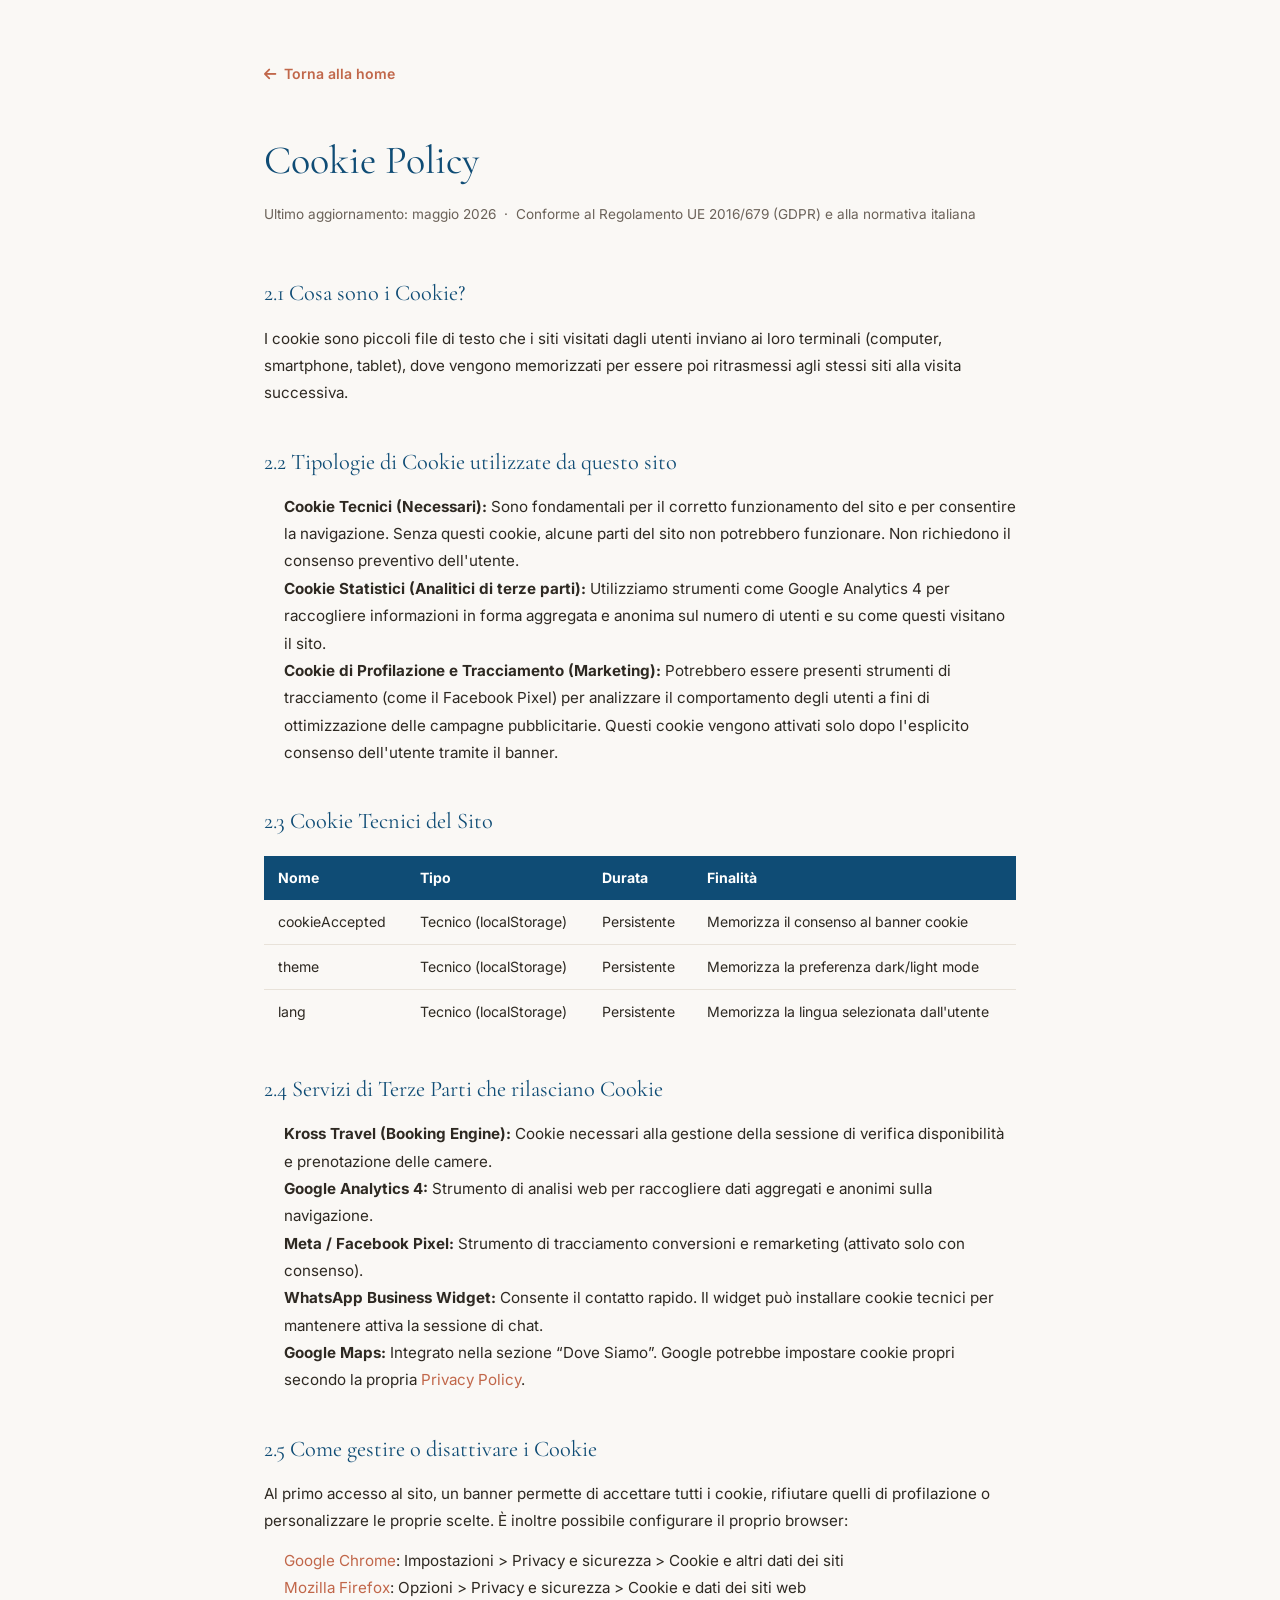
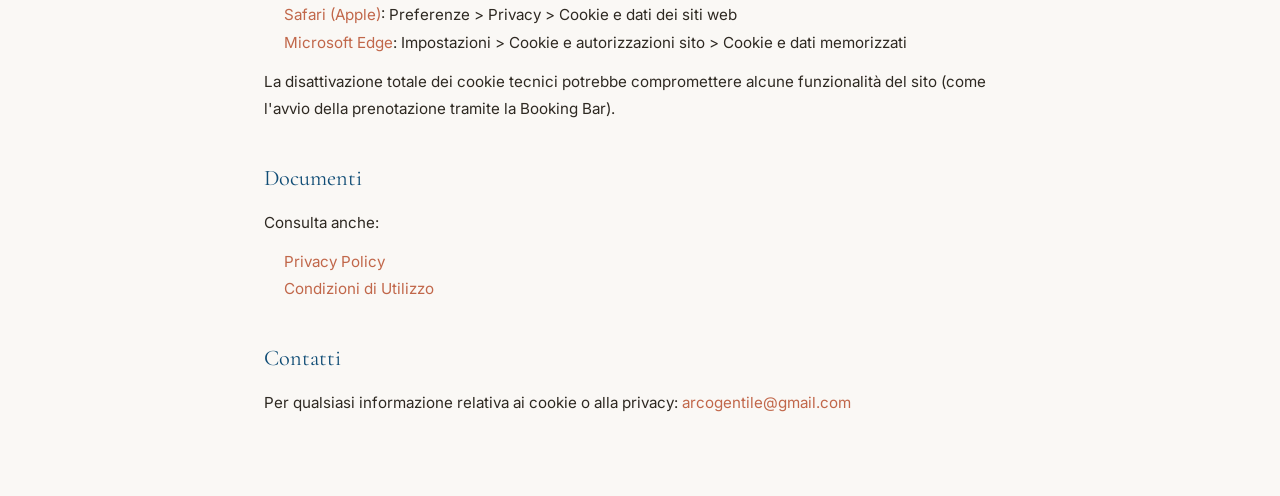
<file: cookie.html>
<!DOCTYPE html>
<html lang="it">
<head>
  <meta charset="UTF-8" />
  <meta name="viewport" content="width=device-width, initial-scale=1.0" />
  <title>Cookie Policy — B&B Arco Gentile</title>
  <meta name="description" content="Cookie Policy del B&B Arco Gentile di Bitonto. Tipologie di cookie utilizzati, servizi di terze parti e come gestirli." />
  <meta name="robots" content="noindex, follow" />
  <link rel="canonical" href="https://arcogentile.it/cookie.html" />
  <link rel="stylesheet" href="style.css" />
  <link rel="preconnect" href="https://fonts.googleapis.com" />
  <link href="https://fonts.googleapis.com/css2?family=Cormorant+Garamond:wght@300;400;500&family=Inter:wght@300;400;500;600&display=swap" rel="stylesheet" />
  <link rel="stylesheet" href="https://cdnjs.cloudflare.com/ajax/libs/font-awesome/6.5.0/css/all.min.css" />
  <style>
    .policy-page { max-width: 800px; margin: 0 auto; padding: 140px 24px 80px; }
    .policy-page h1 { font-family: var(--font-serif); font-size: 2.5rem; font-weight: 400; color: var(--navy); margin-bottom: 8px; }
    .policy-page .last-updated { font-size: 0.85rem; color: var(--text-light); margin-bottom: 48px; }
    .policy-page h2 { font-family: var(--font-serif); font-size: 1.4rem; font-weight: 400; color: var(--navy); margin: 36px 0 12px; }
    .policy-page p, .policy-page li { font-size: 0.95rem; color: var(--text); line-height: 1.8; }
    .policy-page ul { padding-left: 20px; margin: 12px 0; }
    .policy-page a { color: var(--terracotta); }
    .cookie-table { width: 100%; border-collapse: collapse; margin: 16px 0; font-size: 0.88rem; }
    .cookie-table th { background: var(--navy); color: var(--white); padding: 10px 14px; text-align: left; }
    .cookie-table td { padding: 10px 14px; border-bottom: 1px solid var(--gray-200); color: var(--text); }
    .cookie-table tr:last-child td { border-bottom: none; }
    .back-link { display: inline-flex; align-items: center; gap: 8px; color: var(--terracotta); font-size: 0.88rem; font-weight: 600; text-decoration: none; margin-bottom: 40px; }
    .back-link:hover { text-decoration: underline; }
    [data-theme="dark"] .policy-page h1,
    [data-theme="dark"] .policy-page h2 { color: var(--terracotta); }
    [data-theme="dark"] .policy-page p,
    [data-theme="dark"] .policy-page li { color: rgba(255,255,255,0.75); }
    [data-theme="dark"] .cookie-table th { background: #0F4C75; color: #fff; }
    [data-theme="dark"] .cookie-table td { color: rgba(255,255,255,0.75); border-bottom-color: rgba(255,255,255,0.08); }
    [data-theme="dark"] .cookie-table { border-color: rgba(255,255,255,0.1); }
  </style>
</head>
<body>
  <main class="policy-page" style="padding-top:60px;">
    <a href="index.html" class="back-link"><i class="fa-solid fa-arrow-left"></i> Torna alla home</a>
    <h1>Cookie Policy</h1>
    <p class="last-updated">Ultimo aggiornamento: maggio 2026 &nbsp;·&nbsp; Conforme al Regolamento UE 2016/679 (GDPR) e alla normativa italiana</p>

    <h2>2.1 Cosa sono i Cookie?</h2>
    <p>I cookie sono piccoli file di testo che i siti visitati dagli utenti inviano ai loro terminali (computer, smartphone, tablet), dove vengono memorizzati per essere poi ritrasmessi agli stessi siti alla visita successiva.</p>

    <h2>2.2 Tipologie di Cookie utilizzate da questo sito</h2>
    <ul>
      <li><strong>Cookie Tecnici (Necessari):</strong> Sono fondamentali per il corretto funzionamento del sito e per consentire la navigazione. Senza questi cookie, alcune parti del sito non potrebbero funzionare. Non richiedono il consenso preventivo dell'utente.</li>
      <li><strong>Cookie Statistici (Analitici di terze parti):</strong> Utilizziamo strumenti come Google Analytics 4 per raccogliere informazioni in forma aggregata e anonima sul numero di utenti e su come questi visitano il sito.</li>
      <li><strong>Cookie di Profilazione e Tracciamento (Marketing):</strong> Potrebbero essere presenti strumenti di tracciamento (come il Facebook Pixel) per analizzare il comportamento degli utenti a fini di ottimizzazione delle campagne pubblicitarie. Questi cookie vengono attivati solo dopo l'esplicito consenso dell'utente tramite il banner.</li>
    </ul>

    <h2>2.3 Cookie Tecnici del Sito</h2>
    <table class="cookie-table">
      <thead>
        <tr>
          <th>Nome</th>
          <th>Tipo</th>
          <th>Durata</th>
          <th>Finalità</th>
        </tr>
      </thead>
      <tbody>
        <tr>
          <td>cookieAccepted</td>
          <td>Tecnico (localStorage)</td>
          <td>Persistente</td>
          <td>Memorizza il consenso al banner cookie</td>
        </tr>
        <tr>
          <td>theme</td>
          <td>Tecnico (localStorage)</td>
          <td>Persistente</td>
          <td>Memorizza la preferenza dark/light mode</td>
        </tr>
        <tr>
          <td>lang</td>
          <td>Tecnico (localStorage)</td>
          <td>Persistente</td>
          <td>Memorizza la lingua selezionata dall'utente</td>
        </tr>
      </tbody>
    </table>

    <h2>2.4 Servizi di Terze Parti che rilasciano Cookie</h2>
    <ul>
      <li><strong>Kross Travel (Booking Engine):</strong> Cookie necessari alla gestione della sessione di verifica disponibilità e prenotazione delle camere.</li>
      <li><strong>Google Analytics 4:</strong> Strumento di analisi web per raccogliere dati aggregati e anonimi sulla navigazione.</li>
      <li><strong>Meta / Facebook Pixel:</strong> Strumento di tracciamento conversioni e remarketing (attivato solo con consenso).</li>
      <li><strong>WhatsApp Business Widget:</strong> Consente il contatto rapido. Il widget può installare cookie tecnici per mantenere attiva la sessione di chat.</li>
      <li><strong>Google Maps:</strong> Integrato nella sezione “Dove Siamo”. Google potrebbe impostare cookie propri secondo la propria <a href="https://policies.google.com/privacy" target="_blank">Privacy Policy</a>.</li>
    </ul>

    <h2>2.5 Come gestire o disattivare i Cookie</h2>
    <p>Al primo accesso al sito, un banner permette di accettare tutti i cookie, rifiutare quelli di profilazione o personalizzare le proprie scelte. È inoltre possibile configurare il proprio browser:</p>
    <ul>
      <li><a href="https://support.google.com/chrome/answer/95647" target="_blank">Google Chrome</a>: Impostazioni &gt; Privacy e sicurezza &gt; Cookie e altri dati dei siti</li>
      <li><a href="https://support.mozilla.org/it/kb/Attivare%20e%20disattivare%20i%20cookie" target="_blank">Mozilla Firefox</a>: Opzioni &gt; Privacy e sicurezza &gt; Cookie e dati dei siti web</li>
      <li><a href="https://support.apple.com/it-it/guide/safari/sfri11471/mac" target="_blank">Safari (Apple)</a>: Preferenze &gt; Privacy &gt; Cookie e dati dei siti web</li>
      <li><a href="https://support.microsoft.com/it-it/microsoft-edge/eliminare-i-cookie-in-microsoft-edge" target="_blank">Microsoft Edge</a>: Impostazioni &gt; Cookie e autorizzazioni sito &gt; Cookie e dati memorizzati</li>
    </ul>
    <p>La disattivazione totale dei cookie tecnici potrebbe compromettere alcune funzionalità del sito (come l'avvio della prenotazione tramite la Booking Bar).</p>

    <h2>Documenti</h2>
    <p>Consulta anche:</p>
    <ul>
      <li><a href="privacy.html">Privacy Policy</a></li>
      <li><a href="termini.html">Condizioni di Utilizzo</a></li>
    </ul>

    <h2>Contatti</h2>
    <p>Per qualsiasi informazione relativa ai cookie o alla privacy: <a href="mailto:arcogentile@gmail.com">arcogentile@gmail.com</a></p>
  </main>

  <script src="script.js"></script>
</body>
</html>
</file>
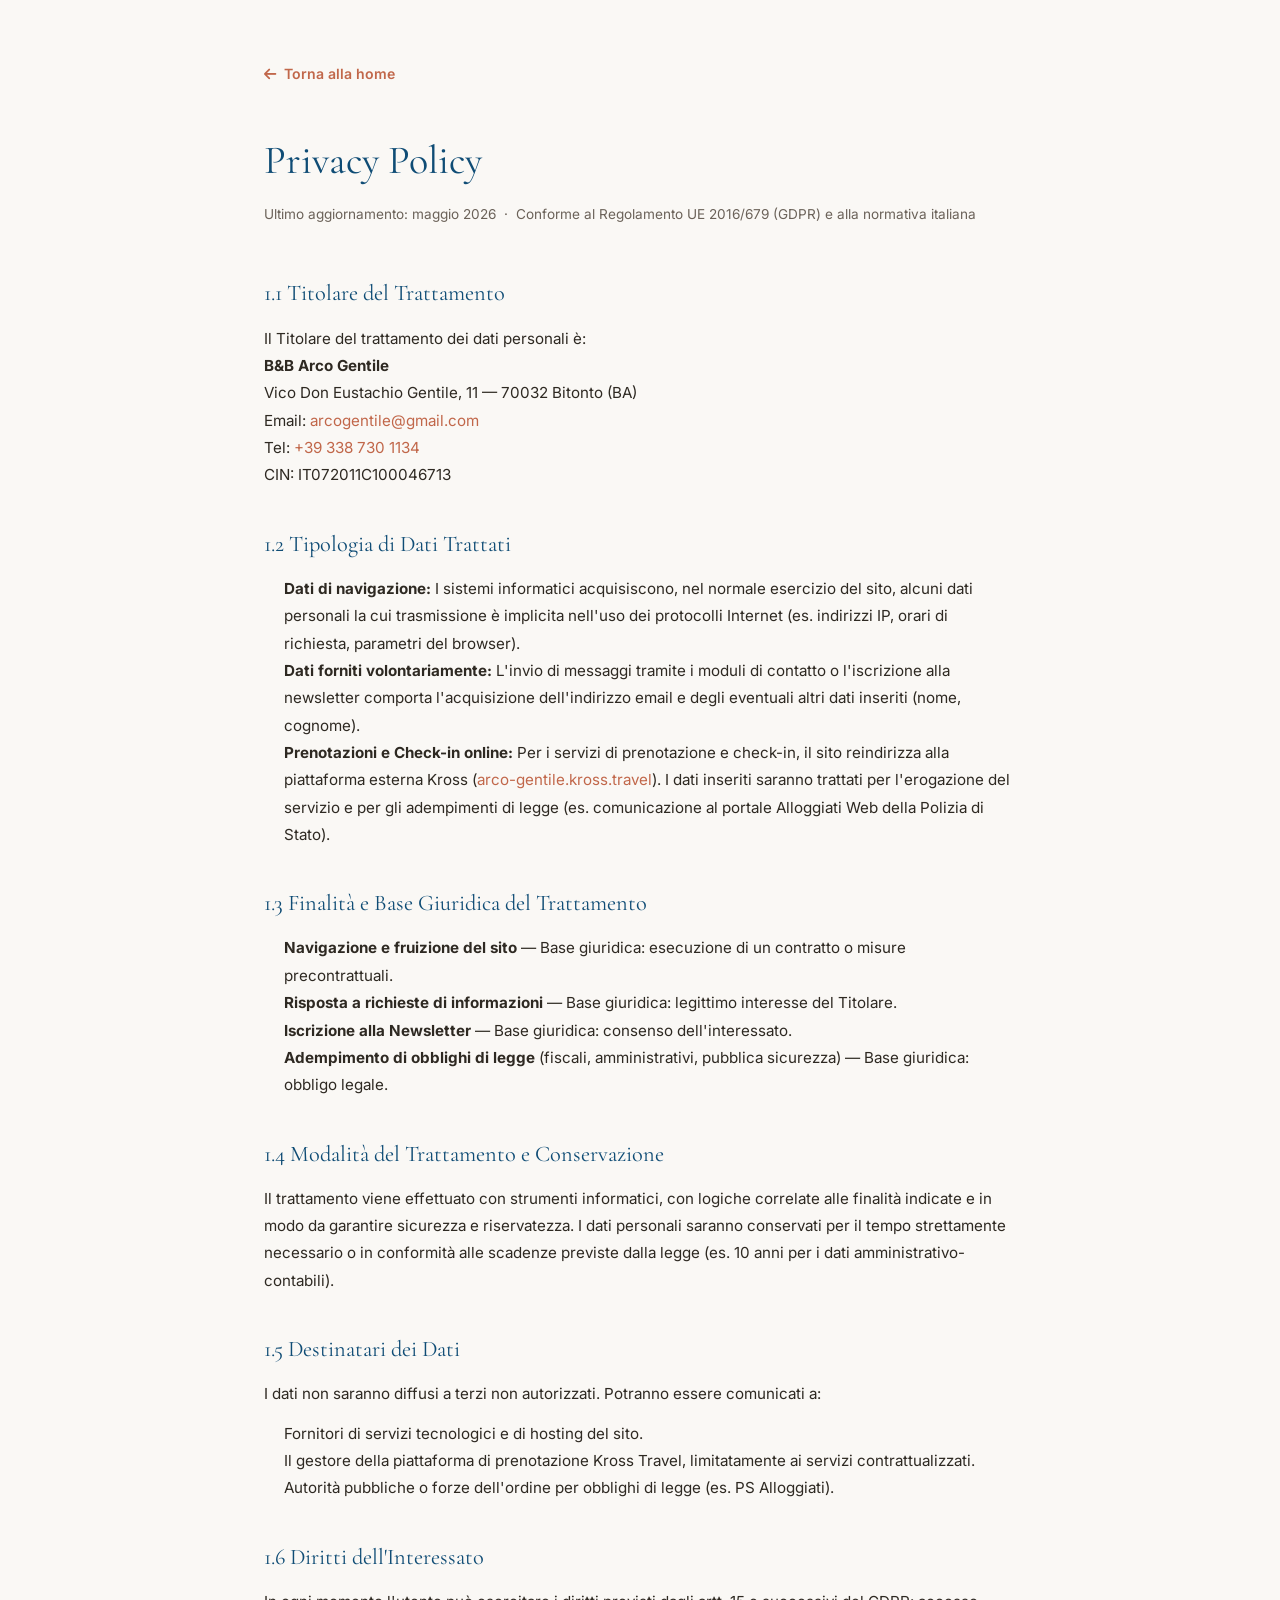
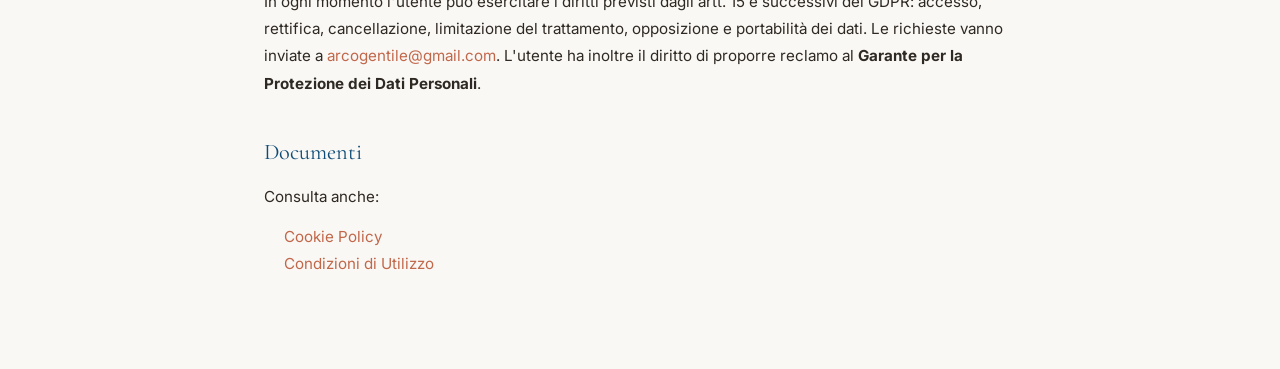
<file: privacy.html>
<!DOCTYPE html>
<html lang="it">
<head>
  <meta charset="UTF-8" />
  <meta name="viewport" content="width=device-width, initial-scale=1.0" />
  <title>Privacy Policy — B&B Arco Gentile</title>
  <meta name="description" content="Informativa sulla privacy del B&B Arco Gentile di Bitonto. Trattamento dati, diritti GDPR e contatti del titolare." />
  <meta name="robots" content="noindex, follow" />
  <link rel="canonical" href="https://arcogentile.it/privacy.html" />
  <link rel="stylesheet" href="style.css" />
  <link rel="preconnect" href="https://fonts.googleapis.com" />
  <link href="https://fonts.googleapis.com/css2?family=Cormorant+Garamond:wght@300;400;500&family=Inter:wght@300;400;500;600&display=swap" rel="stylesheet" />
  <link rel="stylesheet" href="https://cdnjs.cloudflare.com/ajax/libs/font-awesome/6.5.0/css/all.min.css" />
  <style>
    .policy-page { max-width: 800px; margin: 0 auto; padding: 140px 24px 80px; }
    .policy-page h1 { font-family: var(--font-serif); font-size: 2.5rem; font-weight: 400; color: var(--navy); margin-bottom: 8px; }
    .policy-page .last-updated { font-size: 0.85rem; color: var(--text-light); margin-bottom: 48px; }
    .policy-page h2 { font-family: var(--font-serif); font-size: 1.4rem; font-weight: 400; color: var(--navy); margin: 36px 0 12px; }
    .policy-page p, .policy-page li { font-size: 0.95rem; color: var(--text); line-height: 1.8; }
    .policy-page ul { padding-left: 20px; margin: 12px 0; }
    .policy-page a { color: var(--terracotta); }
    .back-link { display: inline-flex; align-items: center; gap: 8px; color: var(--terracotta); font-size: 0.88rem; font-weight: 600; text-decoration: none; margin-bottom: 40px; }
    .back-link:hover { text-decoration: underline; }
    [data-theme="dark"] .policy-page h1,
    [data-theme="dark"] .policy-page h2 { color: var(--terracotta); }
    [data-theme="dark"] .policy-page p,
    [data-theme="dark"] .policy-page li { color: rgba(255,255,255,0.75); }
  </style>
</head>
<body>
  <main class="policy-page" style="padding-top:60px;">
    <a href="index.html" class="back-link"><i class="fa-solid fa-arrow-left"></i> Torna alla home</a>
    <h1>Privacy Policy</h1>
    <p class="last-updated">Ultimo aggiornamento: maggio 2026 &nbsp;·&nbsp; Conforme al Regolamento UE 2016/679 (GDPR) e alla normativa italiana</p>

    <h2>1.1 Titolare del Trattamento</h2>
    <p>Il Titolare del trattamento dei dati personali è:<br />
    <strong>B&B Arco Gentile</strong><br />
    Vico Don Eustachio Gentile, 11 — 70032 Bitonto (BA)<br />
    Email: <a href="mailto:arcogentile@gmail.com">arcogentile@gmail.com</a><br />
    Tel: <a href="tel:+393387301134">+39 338 730 1134</a><br />
    CIN: IT072011C100046713</p>

    <h2>1.2 Tipologia di Dati Trattati</h2>
    <ul>
      <li><strong>Dati di navigazione:</strong> I sistemi informatici acquisiscono, nel normale esercizio del sito, alcuni dati personali la cui trasmissione è implicita nell'uso dei protocolli Internet (es. indirizzi IP, orari di richiesta, parametri del browser).</li>
      <li><strong>Dati forniti volontariamente:</strong> L'invio di messaggi tramite i moduli di contatto o l'iscrizione alla newsletter comporta l'acquisizione dell'indirizzo email e degli eventuali altri dati inseriti (nome, cognome).</li>
      <li><strong>Prenotazioni e Check-in online:</strong> Per i servizi di prenotazione e check-in, il sito reindirizza alla piattaforma esterna Kross (<a href="https://arco-gentile.kross.travel" target="_blank">arco-gentile.kross.travel</a>). I dati inseriti saranno trattati per l'erogazione del servizio e per gli adempimenti di legge (es. comunicazione al portale Alloggiati Web della Polizia di Stato).</li>
    </ul>

    <h2>1.3 Finalità e Base Giuridica del Trattamento</h2>
    <ul>
      <li><strong>Navigazione e fruizione del sito</strong> — Base giuridica: esecuzione di un contratto o misure precontrattuali.</li>
      <li><strong>Risposta a richieste di informazioni</strong> — Base giuridica: legittimo interesse del Titolare.</li>
      <li><strong>Iscrizione alla Newsletter</strong> — Base giuridica: consenso dell'interessato.</li>
      <li><strong>Adempimento di obblighi di legge</strong> (fiscali, amministrativi, pubblica sicurezza) — Base giuridica: obbligo legale.</li>
    </ul>

    <h2>1.4 Modalità del Trattamento e Conservazione</h2>
    <p>Il trattamento viene effettuato con strumenti informatici, con logiche correlate alle finalità indicate e in modo da garantire sicurezza e riservatezza. I dati personali saranno conservati per il tempo strettamente necessario o in conformità alle scadenze previste dalla legge (es. 10 anni per i dati amministrativo-contabili).</p>

    <h2>1.5 Destinatari dei Dati</h2>
    <p>I dati non saranno diffusi a terzi non autorizzati. Potranno essere comunicati a:</p>
    <ul>
      <li>Fornitori di servizi tecnologici e di hosting del sito.</li>
      <li>Il gestore della piattaforma di prenotazione Kross Travel, limitatamente ai servizi contrattualizzati.</li>
      <li>Autorità pubbliche o forze dell'ordine per obblighi di legge (es. PS Alloggiati).</li>
    </ul>

    <h2>1.6 Diritti dell'Interessato</h2>
    <p>In ogni momento l'utente può esercitare i diritti previsti dagli artt. 15 e successivi del GDPR: accesso, rettifica, cancellazione, limitazione del trattamento, opposizione e portabilità dei dati. Le richieste vanno inviate a <a href="mailto:arcogentile@gmail.com">arcogentile@gmail.com</a>. L'utente ha inoltre il diritto di proporre reclamo al <strong>Garante per la Protezione dei Dati Personali</strong>.</p>

    <h2>Documenti</h2>
    <p>Consulta anche:</p>
    <ul>
      <li><a href="cookie.html">Cookie Policy</a></li>
      <li><a href="termini.html">Condizioni di Utilizzo</a></li>
    </ul>
  </main>

  <script src="script.js"></script>
</body>
</html>
</file>
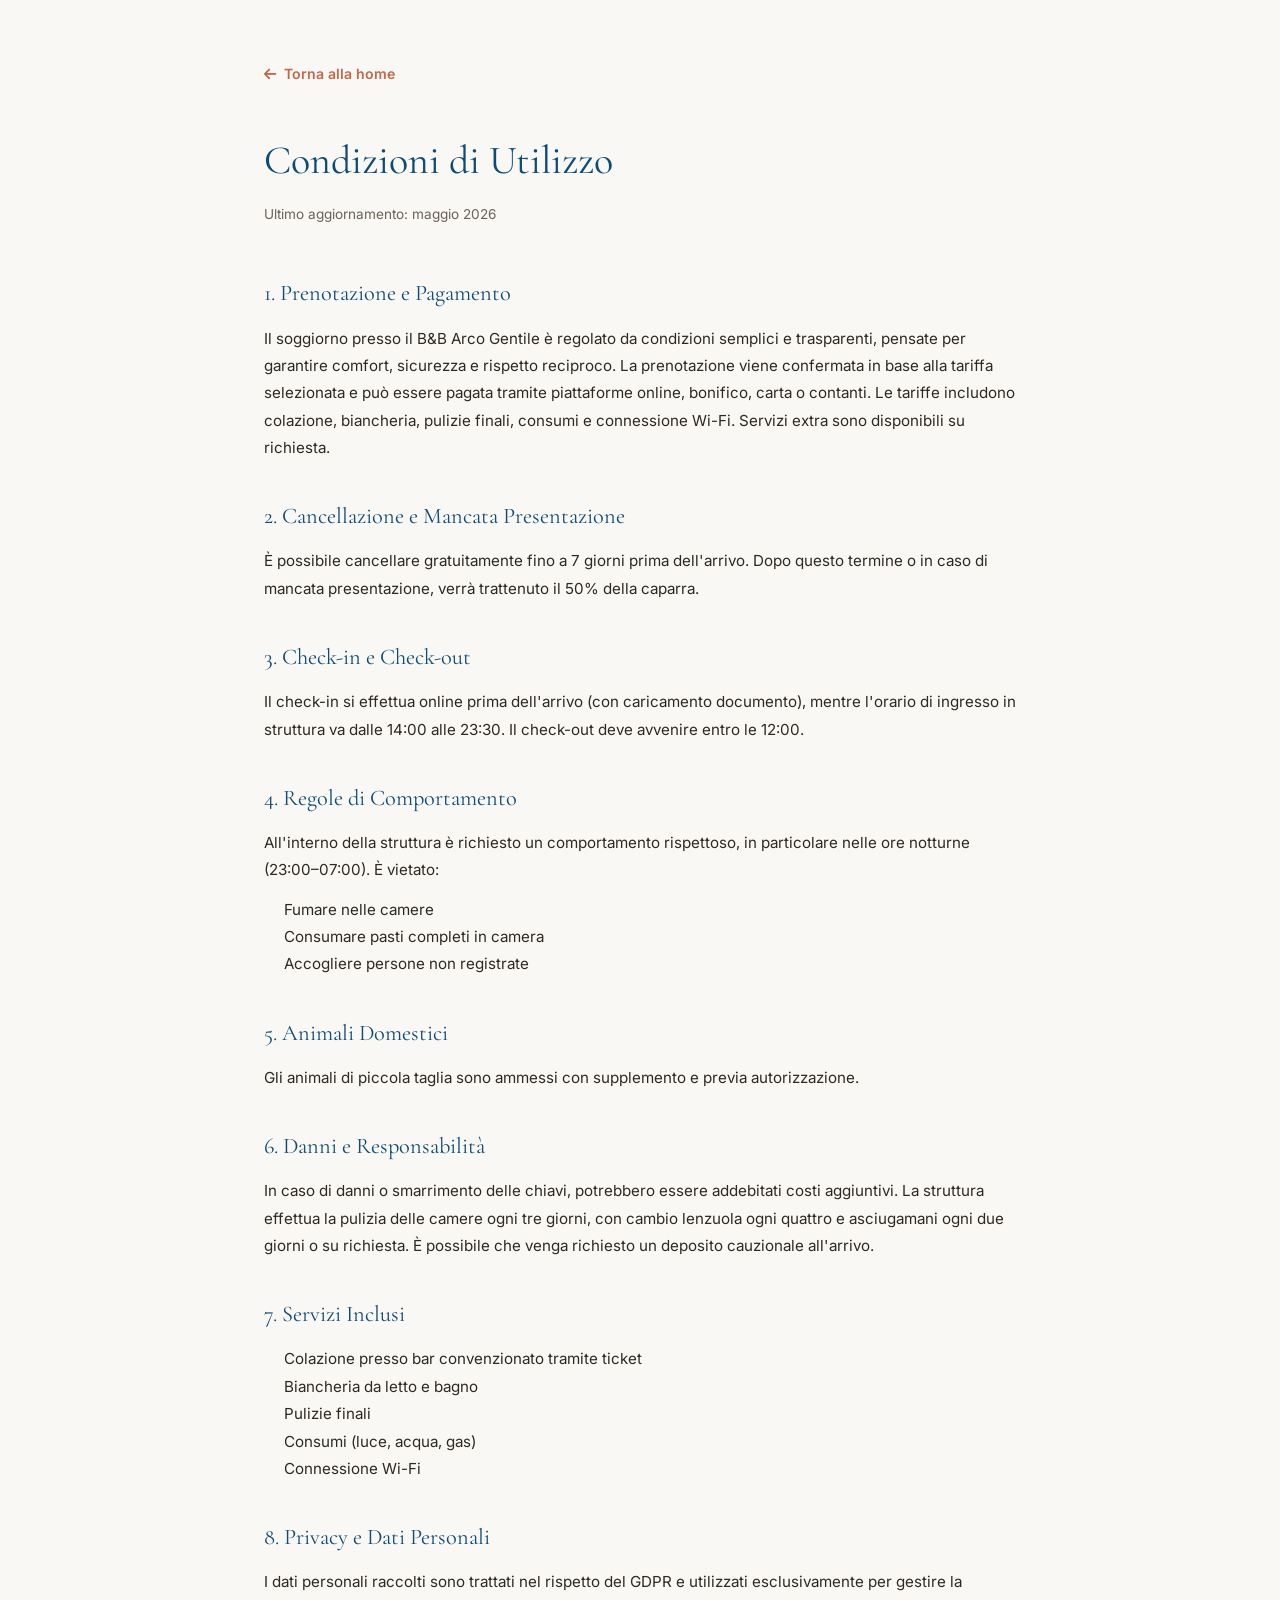
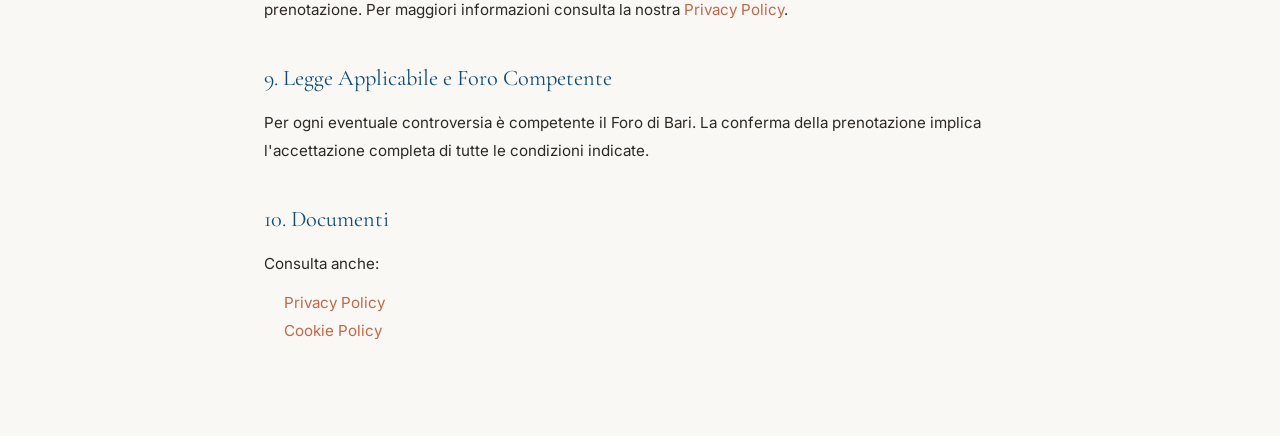
<file: termini.html>
<!DOCTYPE html>
<html lang="it">
<head>
  <meta charset="UTF-8" />
  <meta name="viewport" content="width=device-width, initial-scale=1.0" />
  <title>Condizioni di Utilizzo — B&B Arco Gentile</title>
  <meta name="description" content="Condizioni di utilizzo, prenotazione e soggiorno presso il B&B Arco Gentile di Bitonto. Regole, cancellazione, check-in e servizi." />
  <meta name="robots" content="noindex, follow" />
  <link rel="canonical" href="https://arcogentile.it/termini.html" />
  <link rel="stylesheet" href="style.css" />
  <link rel="preconnect" href="https://fonts.googleapis.com" />
  <link href="https://fonts.googleapis.com/css2?family=Cormorant+Garamond:wght@300;400;500&family=Inter:wght@300;400;500;600&display=swap" rel="stylesheet" />
  <link rel="stylesheet" href="https://cdnjs.cloudflare.com/ajax/libs/font-awesome/6.5.0/css/all.min.css" />
  <style>
    .policy-page { max-width: 800px; margin: 0 auto; padding: 140px 24px 80px; }
    .policy-page h1 { font-family: var(--font-serif); font-size: 2.5rem; font-weight: 400; color: var(--navy); margin-bottom: 8px; }
    .policy-page .last-updated { font-size: 0.85rem; color: var(--text-light); margin-bottom: 48px; }
    .policy-page h2 { font-family: var(--font-serif); font-size: 1.4rem; font-weight: 400; color: var(--navy); margin: 36px 0 12px; }
    .policy-page p, .policy-page li { font-size: 0.95rem; color: var(--text); line-height: 1.8; }
    .policy-page ul { padding-left: 20px; margin: 12px 0; }
    .policy-page a { color: var(--terracotta); }
    .back-link { display: inline-flex; align-items: center; gap: 8px; color: var(--terracotta); font-size: 0.88rem; font-weight: 600; text-decoration: none; margin-bottom: 40px; }
    .back-link:hover { text-decoration: underline; }
    [data-theme="dark"] .policy-page h1,
    [data-theme="dark"] .policy-page h2 { color: var(--terracotta); }
    [data-theme="dark"] .policy-page p,
    [data-theme="dark"] .policy-page li { color: rgba(255,255,255,0.75); }
  </style>
</head>
<body>
  <main class="policy-page" style="padding-top:60px;">
    <a href="index.html" class="back-link"><i class="fa-solid fa-arrow-left"></i> Torna alla home</a>
    <h1>Condizioni di Utilizzo</h1>
    <p class="last-updated">Ultimo aggiornamento: maggio 2026</p>

    <h2>1. Prenotazione e Pagamento</h2>
    <p>Il soggiorno presso il B&B Arco Gentile è regolato da condizioni semplici e trasparenti, pensate per garantire comfort, sicurezza e rispetto reciproco. La prenotazione viene confermata in base alla tariffa selezionata e può essere pagata tramite piattaforme online, bonifico, carta o contanti. Le tariffe includono colazione, biancheria, pulizie finali, consumi e connessione Wi-Fi. Servizi extra sono disponibili su richiesta.</p>

    <h2>2. Cancellazione e Mancata Presentazione</h2>
    <p>È possibile cancellare gratuitamente fino a 7 giorni prima dell'arrivo. Dopo questo termine o in caso di mancata presentazione, verrà trattenuto il 50% della caparra.</p>

    <h2>3. Check-in e Check-out</h2>
    <p>Il check-in si effettua online prima dell'arrivo (con caricamento documento), mentre l'orario di ingresso in struttura va dalle 14:00 alle 23:30. Il check-out deve avvenire entro le 12:00.</p>

    <h2>4. Regole di Comportamento</h2>
    <p>All'interno della struttura è richiesto un comportamento rispettoso, in particolare nelle ore notturne (23:00–07:00). È vietato:</p>
    <ul>
      <li>Fumare nelle camere</li>
      <li>Consumare pasti completi in camera</li>
      <li>Accogliere persone non registrate</li>
    </ul>

    <h2>5. Animali Domestici</h2>
    <p>Gli animali di piccola taglia sono ammessi con supplemento e previa autorizzazione.</p>

    <h2>6. Danni e Responsabilità</h2>
    <p>In caso di danni o smarrimento delle chiavi, potrebbero essere addebitati costi aggiuntivi. La struttura effettua la pulizia delle camere ogni tre giorni, con cambio lenzuola ogni quattro e asciugamani ogni due giorni o su richiesta. È possibile che venga richiesto un deposito cauzionale all'arrivo.</p>

    <h2>7. Servizi Inclusi</h2>
    <ul>
      <li>Colazione presso bar convenzionato tramite ticket</li>
      <li>Biancheria da letto e bagno</li>
      <li>Pulizie finali</li>
      <li>Consumi (luce, acqua, gas)</li>
      <li>Connessione Wi-Fi</li>
    </ul>

    <h2>8. Privacy e Dati Personali</h2>
    <p>I dati personali raccolti sono trattati nel rispetto del GDPR e utilizzati esclusivamente per gestire la prenotazione. Per maggiori informazioni consulta la nostra <a href="privacy.html">Privacy Policy</a>.</p>

    <h2>9. Legge Applicabile e Foro Competente</h2>
    <p>Per ogni eventuale controversia è competente il Foro di Bari. La conferma della prenotazione implica l'accettazione completa di tutte le condizioni indicate.</p>

    <h2>10. Documenti</h2>
    <p>Consulta anche:</p>
    <ul>
      <li><a href="privacy.html">Privacy Policy</a></li>
      <li><a href="cookie.html">Cookie Policy</a></li>
    </ul>
  </main>

  <script src="script.js"></script>
</body>
</html>
</file>
<file: style.css>
/* ===================================================
   ARCO DESIGN — B&B Arco Gentile 2026
   Colori: Terracotta · Gray · Oro · Navy (accenti)
=================================================== */

:root {
  --terracotta: #C1674A;
  --terracotta-dark: #A0503A;
  --navy: #0F4C75;
  --navy-rgb: 28,43,74;
  --gold: #E2B84A;
  --white: #FFFFFF;
  --off-white: #FAF8F5;
  --gray-100: #F4F1EC;
  --gray-200: #E8E2D9;
  --gray-400: #ADA39A;
  --gray-600: #6B6259;
  --gray-800: #2E2922;
  --text: #2E2922;
  --text-light: #6B6259;
  --font-serif: 'Cormorant Garamond', Georgia, serif;
  --font-sans: 'Inter', system-ui, sans-serif;
  --radius: 12px;
  --radius-sm: 8px;
  --radius-lg: 20px;
  --shadow: 0 4px 24px rgba(var(--navy-rgb),0.10);
  --shadow-lg: 0 8px 48px rgba(var(--navy-rgb),0.15);
  --transition: 0.3s ease;
  --section-pad: 96px;
}

body { max-width: 100vw; }
img, video, iframe { max-width: 100%; }

/* ---------- PRELOADER ---------- */
.preloader {
  position: fixed;
  inset: 0;
  background: var(--navy);
  display: flex;
  align-items: center;
  justify-content: center;
  z-index: 99999;
  transition: opacity 0.6s ease, visibility 0.6s ease;
}
.preloader.hidden {
  opacity: 0;
  visibility: hidden;
  pointer-events: none;
}
.preloader-inner {
  display: flex;
  flex-direction: column;
  align-items: center;
  gap: 28px;
}
.preloader-logo {
  width: 220px;
  filter: brightness(0) invert(1);
  animation: preloaderPulse 1.5s ease-in-out infinite;
  opacity: 0;
  animation-delay: 0.1s;
}
.preloader-logo.loaded {
  opacity: 1;
}
@keyframes preloaderPulse {
  0%, 100% { opacity: 1; transform: scale(1); }
  50%       { opacity: 0.7; transform: scale(0.97); }
}
.preloader-bar {
  width: 180px;
  height: 2px;
  background: rgba(255,255,255,0.15);
  border-radius: 2px;
  overflow: hidden;
}
.preloader-fill {
  height: 100%;
  width: 0%;
  background: linear-gradient(90deg, var(--terracotta), var(--gold));
  border-radius: 2px;
  transition: width 0.1s linear;
}

/* ---------- RESET & BASE ---------- */
*, *::before, *::after { box-sizing: border-box; margin: 0; padding: 0; }


/* Dark mode */
[data-theme="dark"] {
  --off-white: #181512;
  --gray-100: #221E1A;
  --gray-200: #2E2922;
  --gray-400: #6B6259;
  --gray-600: #ADA39A;
  --gray-800: #FAF8F5;
  --text: #F0EBE3;
  --text-light: #BFB5AC;
  --white: #1E1A16;
  --shadow: 0 4px 24px rgba(0,0,0,0.35);
  --shadow-lg: 0 8px 48px rgba(0,0,0,0.45);
}

html { scroll-behavior: smooth; overflow-x: hidden; }

body { overflow-x: hidden;
  font-family: var(--font-sans);
  background-color: var(--off-white);
  color: var(--text);
  line-height: 1.7;
  font-size: 16px;
  transition: background-color var(--transition), color var(--transition);
}

img { max-width: 100%; display: block; }
a { text-decoration: none; color: inherit; }
ul { list-style: none; }
input, select, textarea, button { font-family: inherit; }

.container {
  max-width: 1200px;
  margin: 0 auto;
  padding: 0 24px;
}

/* ---------- BUTTONS ---------- */
.btn {
  display: inline-flex;
  align-items: center;
  gap: 8px;
  padding: 14px 28px;
  border-radius: var(--radius-sm);
  font-size: 0.9rem;
  font-weight: 500;
  letter-spacing: 0.03em;
  transition: all var(--transition);
  cursor: pointer;
  border: 2px solid transparent;
}
.btn-primary {
  background: var(--terracotta);
  color: #fff;
  border-color: var(--terracotta);
  box-shadow: 0 4px 14px rgba(193,103,74,0.25);
}
.btn-primary:hover {
  background: var(--terracotta-dark);
  border-color: var(--terracotta-dark);
  transform: translateY(-2px);
  box-shadow: 0 6px 20px rgba(193,103,74,0.35);
}
.btn-sm { padding: 10px 20px; font-size: 0.85rem; }

/* ---------- SECTION BASE ---------- */
.section { padding: var(--section-pad) 0; }
.section-header { text-align: center; margin-bottom: 56px; }
.section-tag {
  display: inline-block;
  font-size: 0.75rem;
  font-weight: 600;
  letter-spacing: 0.15em;
  text-transform: uppercase;
  color: var(--terracotta);
  margin-bottom: 12px;
}
.section-title {
  font-family: var(--font-serif);
  font-size: clamp(2rem, 4vw, 3rem);
  font-weight: 400;
  color: var(--gray-800);
  line-height: 1.2;
  margin-bottom: 16px;
}
[data-theme="dark"] .section-title { color: var(--terracotta); }
[data-theme="dark"] .servizi .section-title,
[data-theme="dark"] .da-sapere .section-title { color: var(--gold); }
[data-theme="dark"] .servizio-card h3,
[data-theme="dark"] .info-card h3 { color: #fff; }
.section-subtitle {
  max-width: 600px;
  margin: 0 auto;
  color: var(--text-light);
  font-size: 1rem;
}

/* ---------- NAVBAR ---------- */
.navbar {
  position: fixed;
  top: 0; left: 0; right: 0;
  z-index: 1000;
  padding: 20px 0;
  margin-top: 0;
  transition: padding var(--transition), background var(--transition), box-shadow var(--transition);
}
.navbar.scrolled {
  background: rgba(15,76,117,0.96);
  backdrop-filter: blur(16px);
  padding: 12px 0;
  box-shadow: var(--shadow);
}
.nav-container {
  max-width: 1200px;
  margin: 0 auto;
  padding: 0 24px;
  display: flex;
  align-items: center;
  gap: 40px;
}
.nav-logo {
  display: flex;
  align-items: center;
  white-space: nowrap;
  flex-shrink: 0;
}
.nav-logo-img {
  height: 60px;
  width: auto;
  display: block;
  filter: brightness(0) invert(1);
  transition: filter var(--transition);
}
.navbar.scrolled .nav-logo-img { filter: brightness(0) invert(1); }
[data-theme="dark"] .nav-logo-img { filter: brightness(0) invert(1) sepia(1) saturate(2) hue-rotate(180deg); }
.nav-links {
  display: flex;
  align-items: center;
  gap: 8px;
  margin-left: auto;
}
.nav-links a {
  font-size: 0.85rem;
  font-weight: 400;
  color: rgba(255,255,255,0.85);
  padding: 8px 12px;
  border-radius: var(--radius-sm);
  transition: all var(--transition);
}
.nav-links a:hover { color: var(--white); background: rgba(255,255,255,0.1); }

.lang-switcher {
  display: flex;
  align-items: center;
  gap: 2px;
  background: rgba(255,255,255,0.1);
  border-radius: 6px;
  padding: 3px;
}
.lang-btn {
  background: none;
  border: none;
  color: rgba(255,255,255,0.65);
  font-size: 0.7rem;
  font-weight: 600;
  letter-spacing: 0.05em;
  padding: 3px 6px;
  border-radius: 4px;
  cursor: pointer;
  transition: all var(--transition);
}
.lang-btn:hover { color: var(--white); background: rgba(255,255,255,0.15); }
.lang-btn.active { background: var(--terracotta); color: var(--white); }

.dark-toggle {
  background: rgba(255,255,255,0.15);
  border: none;
  color: var(--white);
  width: 38px; height: 38px;
  border-radius: 50%;
  cursor: pointer;
  display: flex; align-items: center; justify-content: center;
  transition: background var(--transition);
  font-size: 0.9rem;
}
.dark-toggle:hover { background: rgba(255,255,255,0.25); }

.nav-toggle {
  display: none;
  flex-direction: column;
  gap: 5px;
  background: none;
  border: none;
  cursor: pointer;
  padding: 4px;
  margin-left: auto;
}
.nav-toggle span {
  display: block;
  width: 24px; height: 2px;
  background: var(--white);
  border-radius: 2px;
  transition: all var(--transition);
}

/* ---------- HERO ANIMATIONS ---------- */
.hero-anim {
  opacity: 0;
  transform: translateY(30px);
  animation: heroFadeUp 0.8s ease forwards;
  animation-delay: var(--d, 0s);
}
@keyframes heroFadeUp {
  to { opacity: 1; transform: translateY(0); }
}

/* ---------- HERO ---------- */
.hero {
  position: relative;
  min-height: 100vh;
  display: flex;
  flex-direction: column;
  justify-content: center;
  overflow: hidden;
  width: 100%;
}
.hero-bg {
  position: absolute;
  inset: 0;
}
.hero-slider {
  position: absolute;
  inset: 0;
}
.hero-slide {
  position: absolute;
  inset: 0;
  opacity: 0;
  transition: opacity 1.2s ease;
}
.hero-slide.active { opacity: 1; }
.hero-slide img {
  width: 100%; height: 100%;
  object-fit: cover;
  object-position: center;
  animation: none;
  max-width: 100%;
}
.hero-slide.active img {
  animation: kenBurns 7s ease-in-out forwards;
}
@keyframes kenBurns {
  0%   { transform: scale(1)    translateX(0)   translateY(0); }
  100% { transform: scale(1.08) translateX(-1%) translateY(-1%); }
}
.hero-slider-dots {
  position: absolute;
  bottom: 280px;
  left: 50%;
  transform: translateX(-50%);
  display: flex;
  gap: 8px;
  z-index: 3;
}
.hero-dot {
  width: 8px; height: 8px;
  border-radius: 50%;
  border: none;
  background: rgba(255,255,255,0.4);
  cursor: pointer;
  transition: all var(--transition);
  padding: 0;
}
.hero-dot.active {
  background: var(--white);
  width: 24px;
  border-radius: 4px;
}
.hero-overlay {
  position: absolute;
  inset: 0;
  background: linear-gradient(
    160deg,
    rgba(var(--navy-rgb),0.75) 0%,
    rgba(var(--navy-rgb),0.45) 50%,
    rgba(193,103,74,0.3) 100%
  );
}
.hero-content {
  position: relative;
  z-index: 2;
  max-width: 1200px;
  margin: 0 auto;
  padding: 200px 24px 20px;
  max-width: 700px;
  margin-left: 10%;
}
.hero-tag {
  display: inline-block;
  font-size: 0.75rem;
  font-weight: 600;
  letter-spacing: 0.2em;
  text-transform: uppercase;
  color: var(--gold);
  margin-bottom: 16px;
  background: rgba(201,168,76,0.15);
  padding: 6px 14px;
  border-radius: 4px;
  border: 1px solid rgba(201,168,76,0.3);
}
.hero-title {
  font-family: var(--font-serif);
  font-size: clamp(2.5rem, 5vw, 4rem);
  font-weight: 300;
  color: #fff;
  line-height: 1.15;
  margin-bottom: 20px;
}
.hero-desc {
  font-size: 1.05rem;
  color: rgba(255,255,255,0.85);
  max-width: 520px;
  margin-bottom: 36px;
  line-height: 1.7;
}
.hero-actions {
  display: flex;
  gap: 16px;
  flex-wrap: wrap;
}

.booking-bar-toggle { display: none; }

/* Booking Bar */
.booking-bar {
  position: relative;
  z-index: 2;
  background: rgba(255,255,255,0.12);
  opacity: 0;
  transform: translateY(24px);
  animation: heroFadeUp 0.7s ease 0.9s both;
  backdrop-filter: blur(20px);
  border: 1px solid rgba(255,255,255,0.2);
  border-radius: var(--radius-lg);
  margin: 0 auto;
  max-width: 900px;
  width: calc(100% - 48px);
  padding: 20px 24px 14px;
  margin-bottom: 80px;
  align-self: center;
}
.booking-bar-inner {
  display: flex;
  align-items: center;
  gap: 0;
  flex-wrap: wrap;
}
.booking-field {
  flex: 1;
  min-width: 140px;
  padding: 8px 16px;
}
.booking-field label {
  display: flex;
  align-items: center;
  gap: 6px;
  font-size: 0.72rem;
  font-weight: 600;
  letter-spacing: 0.1em;
  text-transform: uppercase;
  color: rgba(255,255,255,0.7);
  margin-bottom: 4px;
}
.booking-field input,
.booking-field select {
  width: 100%;
  background: transparent;
  border: none;
  outline: none;
  color: var(--white);
  font-size: 0.9rem;
  font-weight: 400;
  padding: 4px 0;
  cursor: pointer;
}
.booking-field input::placeholder { color: rgba(255,255,255,0.5); }
.booking-field select option { color: var(--navy); }
.booking-divider {
  width: 1px;
  height: 40px;
  background: rgba(255,255,255,0.2);
  flex-shrink: 0;
}
.booking-btn { margin-left: 16px; white-space: nowrap; }
/* Date fields */
.bb-date-field { cursor: pointer; }
.bb-date-field.active .bb-date-val { color: var(--gold); }
.bb-date-val {
  color: var(--white);
  font-size: 0.9rem;
  padding: 4px 0;
  white-space: nowrap;
}
[data-theme="dark"] .bb-date-val { color: #fff; }
[data-theme="dark"] .bb-cnt-val { color: #fff; }
[data-theme="dark"] .bb-cnt-btn { color: #fff; border-color: rgba(255,255,255,0.5); }
[data-theme="dark"] .booking-field input,
[data-theme="dark"] .booking-field select { color: #fff; }

/* Inline counter */
.bb-counter {
  display: flex;
  align-items: center;
  gap: 10px;
  margin-top: 4px;
}
.bb-cnt-btn {
  width: 26px; height: 26px;
  border-radius: 50%;
  border: 1.5px solid rgba(255,255,255,0.5);
  background: transparent;
  color: var(--white);
  cursor: pointer;
  display: flex; align-items: center; justify-content: center;
  font-size: 0.7rem;
  transition: all var(--transition);
  flex-shrink: 0;
}
.bb-cnt-btn:hover:not(:disabled) {
  background: var(--terracotta);
  border-color: var(--terracotta);
}
.bb-cnt-btn:disabled { opacity: 0.3; cursor: default; }
.bb-cnt-val {
  color: var(--white);
  font-family: var(--font-serif);
  font-size: 1.2rem;
  min-width: 20px;
  text-align: center;
}

/* Calendario overlay */
.cal-overlay {
  display: none;
  position: fixed;
  top: 50%;
  left: 50%;
  transform: translate(-50%, -50%);
  z-index: 9999;
}
.cal-overlay.open { display: block; }
.cal-panel {
  background: rgba(var(--navy-rgb),0.97);
  backdrop-filter: blur(20px);
  border: 1px solid rgba(201,168,76,0.25);
  border-radius: var(--radius-lg);
  padding: 24px;
  min-width: 620px;
  box-shadow: 0 16px 60px rgba(0,0,0,0.5);
  color: var(--white);
}
@media (max-width: 700px) {
  .cal-overlay {
    top: auto;
    bottom: 0;
    left: 0;
    right: 0;
    transform: none;
    width: 100%;
  }
  .cal-panel {
    min-width: 0;
    width: 100%;
    border-radius: var(--radius-lg) var(--radius-lg) 0 0;
    padding: 20px 16px 32px;
    max-height: 85vh;
    overflow-y: auto;
  }
  .cal-titles { grid-template-columns: 1fr; gap: 0; }
  .cal-titles .cal-month-title:last-child { display: none; }
  .cal-panel-grids { grid-template-columns: 1fr !important; gap: 0; }
  .cal-panel-grids .cal-grid:last-child { display: none !important; }
  .cal-panel-grids .cal-grid:first-child { width: 100%; }
  .cal-grid { grid-template-columns: repeat(7, 1fr); }
  .cal-day { padding: 12px 0; font-size: 0.95rem; }
  .cal-dow { font-size: 0.72rem; padding: 4px 0 10px; }
  .cal-panel-footer { flex-direction: column; gap: 12px; align-items: stretch; }
  .cal-panel-footer .btn { justify-content: center; width: 100%; }
}
.cal-panel-header {
  display: flex;
  align-items: center;
  gap: 12px;
  margin-bottom: 20px;
}
.cal-nav {
  background: rgba(255,255,255,0.08);
  border: 1px solid rgba(255,255,255,0.15);
  border-radius: 8px;
  width: 36px; height: 36px;
  display: flex; align-items: center; justify-content: center;
  cursor: pointer;
  color: var(--white);
  font-size: 0.85rem;
  flex-shrink: 0;
  transition: background var(--transition);
}
.cal-nav:hover { background: rgba(255,255,255,0.15); }
.cal-nav:disabled { opacity: 0.3; cursor: default; }
.cal-titles {
  display: grid;
  grid-template-columns: 1fr 1fr;
  gap: 24px;
  flex: 1;
  text-align: center;
}
.cal-month-title {
  font-family: var(--font-serif);
  font-size: 1rem;
  font-weight: 400;
  color: var(--gold);
  text-transform: capitalize;
}
.cal-panel-grids {
  display: grid;
  grid-template-columns: 1fr 1fr;
  gap: 24px;
}
.cal-grid {
  display: grid;
  grid-template-columns: repeat(7, 1fr);
  gap: 2px;
}
.cal-dow {
  text-align: center;
  font-size: 0.68rem;
  font-weight: 600;
  color: rgba(255,255,255,0.35);
  letter-spacing: 0.05em;
  padding: 4px 0 8px;
  text-transform: uppercase;
}
.cal-day {
  text-align: center;
  padding: 8px 2px;
  font-size: 0.82rem;
  border-radius: 6px;
  cursor: pointer;
  transition: all 0.15s ease;
  color: rgba(255,255,255,0.85);
  user-select: none;
}
.cal-day:hover:not(.cal-day-disabled):not(.cal-day-empty) {
  background: var(--terracotta);
  color: var(--white);
}
.cal-day-disabled { color: rgba(255,255,255,0.2); cursor: default; pointer-events: none; }
.cal-day-empty { pointer-events: none; }
.cal-day-start, .cal-day-end {
  background: var(--terracotta) !important;
  color: var(--white) !important;
}
.cal-day-start { border-radius: 6px 0 0 6px; }
.cal-day-end   { border-radius: 0 6px 6px 0; }
.cal-day-start.cal-day-end { border-radius: 6px; }
.cal-day-in-range {
  background: rgba(193,103,74,0.2);
  border-radius: 0;
  color: var(--white);
}
.cal-panel-footer {
  display: flex;
  align-items: center;
  justify-content: space-between;
  margin-top: 16px;
  padding-top: 16px;
  border-top: 1px solid rgba(255,255,255,0.1);
}
.cal-nights-label {
  font-size: 0.85rem;
  color: var(--gold);
  font-family: var(--font-serif);
}

/* ---------- ANIMAZIONI SCROLL ---------- */
.anim-fade {
  opacity: 0;
  transform: translateY(28px);
  transition: opacity 0.65s ease, transform 0.65s ease;
}
.anim-fade.visible {
  opacity: 1;
  transform: translateY(0);
}
.anim-left {
  opacity: 0;
  transform: translateX(-32px);
  transition: opacity 0.65s ease, transform 0.65s ease;
}
.anim-left.visible {
  opacity: 1;
  transform: translateX(0);
}
.anim-right {
  opacity: 0;
  transform: translateX(32px);
  transition: opacity 0.65s ease, transform 0.65s ease;
}
.anim-right.visible {
  opacity: 1;
  transform: translateX(0);
}
.anim-scale {
  opacity: 0;
  transform: translateY(24px);
  transition: opacity 0.7s ease, transform 0.7s ease;
}
.anim-scale.visible {
  opacity: 1;
  transform: translateY(0);
}

/* ---------- SERVIZI CATEGORIE ACCORDION ---------- */
.servizi-cats-grid {
  display: grid;
  grid-template-columns: repeat(3, 1fr);
  gap: 16px;
  margin-top: 48px;
  align-items: start;
}
.servizi-cat {
  background: rgba(255,255,255,0.06);
  backdrop-filter: blur(8px);
  border: 1px solid rgba(255,255,255,0.1);
  border-radius: var(--radius);
  overflow: hidden;
  transition: all var(--transition);
}
.servizi-cat:hover {
  background: rgba(255,255,255,0.1);
  border-color: rgba(201,168,76,0.3);
  transform: translateY(-4px);
}
.servizi-cat-head {
  width: 100%;
  display: flex;
  align-items: center;
  justify-content: space-between;
  padding: 20px 24px;
  background: none;
  border: none;
  cursor: pointer;
  font-family: var(--font-serif);
  font-size: 1.1rem;
  font-weight: 400;
  color: var(--white);
  gap: 8px;
  transition: background var(--transition);
}
.servizi-cat-head:hover { background: rgba(255,255,255,0.04); }
.servizi-cat-head span { display: flex; align-items: center; gap: 12px; }
.servizi-cat-head span i { color: var(--gold); font-size: 1rem; }
.servizi-chevron {
  color: rgba(255,255,255,0.4);
  font-size: 0.72rem;
  transition: transform 0.3s ease;
  flex-shrink: 0;
}
.servizi-cat.open .servizi-chevron { transform: rotate(180deg); color: var(--gold); }
.servizi-cat-body {
  list-style: none;
  margin: 0;
  padding: 0 24px 0;
  border-top: 1px solid rgba(255,255,255,0.08);
  max-height: 0;
  overflow: hidden;
  transition: max-height 0.35s ease, padding 0.35s ease;
}
.servizi-cat.open .servizi-cat-body {
  max-height: 600px;
  padding: 0 24px 18px;
}
.servizi-cat-body li {
  display: flex;
  align-items: flex-start;
  gap: 8px;
  padding: 7px 0;
  font-size: 0.83rem;
  color: rgba(255,255,255,0.65);
  border-bottom: 1px solid rgba(255,255,255,0.06);
  line-height: 1.5;
}
.servizi-cat-body li:last-child { border-bottom: none; }
.servizi-cat-body li i { color: var(--gold); margin-top: 3px; font-size: 0.65rem; flex-shrink: 0; }
.servizi-cat-body li em { color: rgba(255,255,255,0.35); font-style: italic; font-size: 0.78rem; }
[data-theme="dark"] .servizi-cat-head { color: #fff; }
[data-theme="dark"] .servizi-cat-body li { color: #fff; }
[data-theme="dark"] .servizi { background: #0D1624; }
[data-theme="dark"] .servizio-card { background: rgba(255,255,255,0.04); border-color: rgba(255,255,255,0.12); }
[data-theme="dark"] .servizi-cat { background: rgba(255,255,255,0.04); border-color: rgba(255,255,255,0.12); }
[data-theme="dark"] .da-sapere { background: #0D1624; }
[data-theme="dark"] .info-card { background: rgba(255,255,255,0.04); border-color: rgba(255,255,255,0.12); }
[data-theme="dark"] .info-extra-block { border-color: rgba(255,255,255,0.1); }
[data-theme="dark"] .info-extra-col { border-color: rgba(255,255,255,0.08); }
[data-theme="dark"] .info-extra-col h4 { color: var(--gold); }
[data-theme="dark"] .info-extra-col p { color: rgba(255,255,255,0.8); }
[data-theme="dark"] .info-card h3 { color: #fff; }
[data-theme="dark"] .info-card p { color: rgba(255,255,255,0.75); }
[data-theme="dark"] .info-note { color: rgba(255,255,255,0.4); }

.sticky-checkin-bar {
  position: fixed;
  top: 0;
  left: 0;
  right: 0;
  z-index: 1100;
  background: var(--terracotta);
  display: flex;
  align-items: center;
  justify-content: center;
  gap: 20px;
  padding: 10px 24px;
  font-size: 0.82rem;
  color: rgba(255,255,255,0.9);
  font-weight: 500;
}
.sticky-checkin-actions {
  display: flex;
  gap: 10px;
}
.sticky-checkin-actions a {
  font-size: 0.78rem;
  font-weight: 700;
  color: var(--white);
  background: rgba(255,255,255,0.15);
  border: 1px solid rgba(255,255,255,0.35);
  padding: 5px 14px;
  border-radius: 50px;
  text-decoration: none;
  transition: background 0.2s;
  white-space: nowrap;
}
.sticky-checkin-actions a:hover { background: rgba(255,255,255,0.28); }
[data-theme="dark"] .sticky-checkin-actions a { color: #fff; }
[data-theme="dark"] .sticky-checkin-bar { color: rgba(255,255,255,0.9); }
@media (max-width: 600px) {
  .sticky-checkin-bar { flex-direction: row; flex-wrap: wrap; gap: 4px; padding: 6px 12px; font-size: 0.72rem; overflow: hidden; max-width: 100vw; }
  .sticky-checkin-actions { gap: 6px; flex-wrap: wrap; justify-content: center; }
  .sticky-checkin-actions a { font-size: 0.68rem; padding: 3px 8px; white-space: normal; }
}
.booking-reassurance {
  font-size: 0.78rem;
  color: rgba(255,255,255,0.65);
  text-align: center;
  margin-top: 10px;
  line-height: 1.6;
}
.booking-reassurance i { color: var(--gold); }

/* ---------- CHI SIAMO ---------- */
.chi-siamo { background: var(--off-white); }
.chi-siamo-firma {
  font-family: var(--font-serif) !important;
  font-style: italic;
  font-size: 18px !important;
  color: var(--terracotta);
  margin-top: 16px;
  line-height: 1.2;
}
.section-grid {
  display: grid;
  grid-template-columns: 1fr 1fr;
  gap: 64px;
  align-items: center;
}

.section-text .section-tag { display: block; margin-bottom: 12px; }
.section-text .section-title { text-align: left; margin-bottom: 20px; }
.section-text p {
  color: var(--text-light);
  margin-bottom: 16px;
  font-size: 0.95rem;
}

.section-image img {
  border-radius: var(--radius-lg);
  width: 100%;
  height: 480px;
  object-fit: cover;
  box-shadow: var(--shadow-lg);
}


/* ---------- CAMERE ---------- */
.camere { background: var(--gray-100); }
.camere-grid-2col {
  display: grid;
  grid-template-columns: repeat(3, 1fr);
  gap: 28px;
  align-items: start;
}
.camere-col-right {
  display: flex;
  flex-direction: column;
  gap: 28px;
}
.price-old {
  font-size: 1rem;
  color: var(--terracotta);
  opacity: 0.75;
  margin-right: 4px;
  position: relative;
  display: inline-block;
}
.price-old::after {
  content: '';
  position: absolute;
  left: -2px;
  right: -2px;
  top: 50%;
  height: 2px;
  background: var(--terracotta);
  transform: rotate(-12deg);
  transform-origin: center;
}
.camera-card {
  background: var(--white);
  border-radius: var(--radius-lg);
  overflow: hidden;
  box-shadow: var(--shadow);
  transition: transform var(--transition), box-shadow var(--transition);
}
.camera-card:hover {
  transform: translateY(-6px);
  box-shadow: var(--shadow-lg);
}
[data-theme="dark"] .camera-card { background: #2A2420; }
[data-theme="dark"] .camera-body p { color: var(--text-light); }
.camera-img-wrap {
  position: relative;
  overflow: hidden;
  height: 240px;
}
.camera-img-wrap img {
  width: 100%; height: 100%;
  object-fit: cover;
  transition: transform 0.5s ease;
}
.camera-card:hover .camera-img-wrap img { transform: scale(1.05); }
.camera-badge {
  position: absolute;
  top: 16px; left: 16px;
  background: var(--terracotta);
  color: var(--white);
  font-size: 0.72rem;
  font-weight: 600;
  letter-spacing: 0.08em;
  text-transform: uppercase;
  padding: 5px 12px;
  border-radius: 4px;
}
.camera-badge.gold { background: var(--gold); color: var(--navy); }
.camera-body { padding: 24px; }
.camera-body h3 {
  font-family: var(--font-serif);
  font-size: 1.4rem;
  font-weight: 400;
  color: var(--gray-800);
  margin-bottom: 12px;
  line-height: 1.2;
}
[data-theme="dark"] .camera-body h3 { color: var(--terracotta); }
.camera-body h3 span {
  font-style: italic;
  font-weight: 300;
  color: var(--text-light);
  font-size: 1.1rem;
}
.camera-body > p {
  font-size: 0.88rem;
  color: var(--text-light);
  margin-bottom: 16px;
  line-height: 1.65;
}
.camera-tags {
  display: flex;
  flex-wrap: wrap;
  gap: 6px;
  margin-bottom: 20px;
}
.camera-tags span {
  display: inline-flex;
  align-items: center;
  gap: 5px;
  background: var(--gray-100);
  color: var(--text-light);
  font-size: 0.76rem;
  padding: 5px 10px;
  border-radius: 4px;
}
.camera-tags i { color: var(--terracotta); font-size: 0.7rem; }
.camera-footer {
  display: flex;
  align-items: center;
  justify-content: space-between;
  padding-top: 16px;
  border-top: 1px solid var(--gray-200);
}
.camera-price { font-size: 0.88rem; color: var(--text-light); }
.camera-price strong {
  font-size: 1.4rem;
  font-family: var(--font-serif);
  color: var(--terracotta);
  font-weight: 400;
}

/* ---------- SERVIZI ---------- */
.servizi { background: var(--navy); }
.servizi .section-tag { color: var(--gold); }
.servizi .section-title { color: var(--white); }
.servizi-grid {
  display: grid;
  grid-template-columns: repeat(3, 1fr);
  gap: 24px;
}
.servizio-card {
  display: flex;
  flex-direction: column;
  align-items: center;
  text-align: center;
  background: rgba(255,255,255,0.06);
  backdrop-filter: blur(8px);
  border: 1px solid rgba(255,255,255,0.1);
  border-radius: var(--radius);
  padding: 32px 24px;
  transition: all var(--transition);
}
.servizio-card:hover {
  background: rgba(255,255,255,0.1);
  border-color: rgba(201,168,76,0.3);
  transform: translateY(-4px);
  box-shadow: 0 12px 32px rgba(0,0,0,0.25);
}
.servizio-icon {
  width: 52px; height: 52px;
  background: rgba(201,168,76,0.15);
  border-radius: 12px;
  display: flex;
  align-items: center;
  justify-content: center;
  font-size: 1.3rem;
  color: var(--gold);
  margin: 0 auto 16px;
}
.servizio-card h3 {
  font-family: var(--font-serif);
  font-size: 1.2rem;
  font-weight: 400;
  color: var(--white);
  margin-bottom: 8px;
}
.servizio-card p { font-size: 0.88rem; color: rgba(255,255,255,0.6); line-height: 1.65; }

/* ---------- GALLERIA ---------- */
.galleria { background: var(--off-white); }
/* Collage cinematografico */
.collage-grid {
  display: grid;
  grid-template-columns: repeat(4, 1fr);
  grid-auto-rows: 240px;
  gap: 6px;
  grid-auto-flow: dense;
}
.collage-grid .gi-wide  { grid-column: span 2; }
.collage-grid .gi-tall  { grid-row: span 2; }
.collage-grid .gi-big   { grid-column: span 2; grid-row: span 2; }
.gallery-item {
  position: relative;
  overflow: hidden;
  border-radius: var(--radius-sm);
  cursor: pointer;
  background: #0a0f1e;
}
.collage-grid .gallery-item { aspect-ratio: unset; }
.gallery-item img {
  width: 100%; height: 100%;
  object-fit: cover;
  transition: transform 0.6s ease;
  display: block;
}
.gallery-item:hover img { transform: scale(1.05); }
.gallery-overlay {
  position: absolute;
  inset: 0;
  background: linear-gradient(to top, rgba(var(--navy-rgb),0.7) 0%, transparent 60%);
  opacity: 0;
  transition: opacity var(--transition);
  display: flex;
  align-items: flex-end;
  padding: 12px;
}
.gallery-item:hover .gallery-overlay { opacity: 1; }
.gallery-overlay span {
  color: var(--white);
  font-size: 0.78rem;
  font-weight: 500;
  letter-spacing: 0.1em;
  text-transform: uppercase;
}
.gallery-item.hidden { display: none; }

/* Lightbox */
.lightbox {
  position: fixed;
  inset: 0;
  background: rgba(0,0,0,0.92);
  z-index: 9999;
  display: none;
  align-items: center;
  justify-content: center;
}
.lightbox.active { display: flex; }
.lightbox-img-wrap {
  position: relative;
  max-width: 90vw;
  max-height: 85vh;
  display: flex;
  flex-direction: column;
  align-items: center;
}
.lightbox-img-wrap img {
  max-width: 100%;
  max-height: 80vh;
  border-radius: var(--radius-sm);
  object-fit: contain;
}
.lightbox-caption {
  color: rgba(255,255,255,0.6);
  font-size: 0.82rem;
  margin-top: 12px;
  letter-spacing: 0.1em;
  text-transform: uppercase;
}
.lightbox-close, .lightbox-prev, .lightbox-next {
  position: absolute;
  background: rgba(255,255,255,0.1);
  border: 1px solid rgba(255,255,255,0.2);
  color: var(--white);
  width: 44px; height: 44px;
  border-radius: 50%;
  display: flex; align-items: center; justify-content: center;
  cursor: pointer;
  font-size: 1rem;
  transition: background var(--transition);
  z-index: 10;
}
.lightbox-close:hover, .lightbox-prev:hover, .lightbox-next:hover {
  background: rgba(255,255,255,0.2);
}
.lightbox-close { top: -56px; right: 0; }
.lightbox-prev { left: -60px; top: 50%; transform: translateY(-50%); }
.lightbox-next { right: -60px; top: 50%; transform: translateY(-50%); }

/* ---------- DOVE SIAMO ---------- */
.dove-siamo { background: var(--gray-100); }
.dove-siamo-wrap {
  display: grid;
  grid-template-columns: 1fr 380px;
  gap: 48px;
  align-items: stretch;
}
.mappa-container {
  border-radius: var(--radius-lg);
  overflow: hidden;
  box-shadow: var(--shadow-lg);
  min-height: 400px;
}
.mappa-container iframe { display: block; width: 100%; height: 100%; min-height: 400px; }
.dove-siamo-info {
  display: flex;
  flex-direction: column;
  gap: 24px;
}
.info-block {
  display: flex;
  gap: 16px;
  align-items: flex-start;
}
.info-block > i {
  width: 44px; height: 44px;
  background: var(--terracotta);
  color: var(--white);
  border-radius: var(--radius-sm);
  display: flex; align-items: center; justify-content: center;
  font-size: 1.1rem;
  flex-shrink: 0;
}
.info-block strong {
  display: block;
  font-size: 0.85rem;
  font-weight: 600;
  color: var(--gray-800);
  margin-bottom: 4px;
}
[data-theme="dark"] .info-block strong { color: var(--terracotta); }
.info-block p { font-size: 0.88rem; color: var(--text-light); line-height: 1.5; }
.naviga-btn { width: 100%; justify-content: center; margin-top: 8px; }

/* ---------- RECENSIONI ---------- */
.recensioni { background: var(--off-white); }
.rating-badge {
  display: inline-flex;
  align-items: center;
  gap: 10px;
  background: var(--gold);
  color: var(--navy);
  padding: 8px 20px;
  border-radius: 50px;
  margin-top: 16px;
  font-size: 0.9rem;
}
.rating-badge i { color: var(--navy); }
.rating-badge span { font-size: 0.78rem; opacity: 0.7; }
/* Carousel wrapper */
.recensioni-carousel-wrap {
  display: flex;
  align-items: center;
  gap: 16px;
  margin-bottom: 24px;
}
.recensioni-carousel {
  flex: 1;
  overflow-x: auto;
  scroll-snap-type: x mandatory;
  scrollbar-width: none;
  -ms-overflow-style: none;
}
.recensioni-carousel::-webkit-scrollbar { display: none; }
.recensioni-grid {
  display: flex;
  align-items: stretch;
  gap: 20px;
  padding: 12px calc(10% + 10px);
}
.recensioni-grid .recensione-card {
  flex: 0 0 60%;
  min-width: 260px;
  scroll-snap-align: center;
  transition: transform 0.4s ease;
  opacity: 1;
  transform: scale(1);
  box-shadow: none;
  border-color: var(--gray-200);
}
.recensioni-grid .recensione-card.active {
  opacity: 1;
  transform: scale(1);
  box-shadow: none;
  border-color: var(--gray-200);
}

/* Frecce */
.rec-arrow {
  width: 44px; height: 44px;
  border-radius: 50%;
  border: 2px solid var(--gray-200);
  background: var(--white);
  color: var(--navy);
  font-size: 0.9rem;
  cursor: pointer;
  flex-shrink: 0;
  display: flex; align-items: center; justify-content: center;
  transition: all var(--transition);
  box-shadow: var(--shadow);
}
.rec-arrow:hover { background: var(--terracotta); color: #fff; border-color: var(--terracotta); }
.rec-arrow:disabled { opacity: 0.3; cursor: default; }
[data-theme="dark"] .rec-arrow { background: rgba(255,255,255,0.08); border-color: rgba(255,255,255,0.2); color: #fff; }

/* Dots — stesso stile hero */
.rec-dots { display: flex; justify-content: center; gap: 8px; margin-top: 20px; }
.rec-dot {
  width: 8px; height: 8px;
  border-radius: 50%;
  border: none;
  background: var(--gray-400);
  cursor: pointer;
  transition: all var(--transition);
  padding: 0;
}
.rec-dot.active { background: var(--navy); width: 24px; border-radius: 4px; }
[data-theme="dark"] .rec-dot { background: rgba(255,255,255,0.3); }
[data-theme="dark"] .rec-dot.active { background: var(--white); }
.recensione-card {
  background: var(--white);
  border-radius: var(--radius);
  padding: 20px;
  box-shadow: none;
  border: 1px solid var(--gray-200);
  transition: all var(--transition);
  display: flex;
  flex-direction: column;
  gap: 12px;
}
.recensione-card:hover { transform: translateY(-4px); }
.recensione-card:not(.active),
.recensione-card.active { opacity: 1; filter: none; transform: scale(1); box-shadow: none; }
.recensione-card.active { box-shadow: none; }
[data-theme="dark"] .recensione-card { background: #2A2420; border-color: rgba(255,255,255,0.1); }

/* Header: avatar + nome */
.rec-header { display: flex; align-items: center; gap: 12px; }
.rec-avatar {
  width: 40px; height: 40px;
  border-radius: 50%;
  background: var(--terracotta);
  color: #fff;
  font-weight: 700;
  font-size: 1rem;
  display: flex; align-items: center; justify-content: center;
  flex-shrink: 0;
}
.rec-avatar-blue { background: #4285F4; }
.rec-avatar-green { background: #34A853; }
.rec-meta { display: flex; flex-direction: column; gap: 2px; }
.rec-name { font-weight: 600; font-size: 0.9rem; color: var(--text); }
[data-theme="dark"] .rec-name { color: #fff; }
.rec-sub { font-size: 0.75rem; color: var(--text-light); }

/* Rating row */
.rec-rating { display: flex; align-items: center; gap: 8px; }
.rec-score { font-weight: 700; font-size: 0.9rem; color: var(--text); }
.stars { display: flex; gap: 2px; color: #FBBC05; font-size: 0.78rem; }
.rec-date { font-size: 0.75rem; color: var(--text-light); display: flex; align-items: center; gap: 4px; }
.rec-google-logo {
  height: 16px;
  width: auto;
  vertical-align: middle;
  display: inline-block;
}

/* Separatore rating / testo */
.rec-divider {
  height: 1px;
  background: var(--gray-200);
  margin: 0;
}
[data-theme="dark"] .rec-divider { background: rgba(255,255,255,0.08); }

/* Testo */
.rec-text {
  font-size: 0.88rem;
  color: var(--text);
  line-height: 1.6;
  display: -webkit-box;
  -webkit-line-clamp: 4;
  line-clamp: 4;
  -webkit-box-orient: vertical;
  overflow: hidden;
  min-height: calc(1.6em * 4);
  transition: max-height 0.3s ease;
}
.rec-text.expanded {
  -webkit-line-clamp: unset;
  line-clamp: unset;
  overflow: visible;
  min-height: calc(1.6em * 4);
}
[data-theme="dark"] .rec-text { color: rgba(255,255,255,0.8); }
.rec-no-comment {
  font-style: italic;
  opacity: 0.45;
  min-height: calc(1.6em * 4);
  display: flex;
  align-items: flex-start;
}

/* Bottone espandi */
.rec-expand-btn {
  background: none;
  border: none;
  cursor: pointer;
  color: var(--text-light);
  font-size: 0.75rem;
  display: flex;
  align-items: center;
  gap: 4px;
  padding: 0;
  margin-top: -6px;
  transition: color var(--transition);
}
.rec-expand-btn:hover { color: var(--terracotta); }
.rec-expand-btn i { transition: transform 0.3s ease; }
.rec-expand-btn.open i { transform: rotate(180deg); }
.rec-expand-btn.hidden-btn { visibility: hidden; pointer-events: none; }

/* Dettagli viaggio stile Google */
.rec-details {
  display: flex;
  flex-direction: column;
  gap: 6px;
  padding-top: 10px;
  border-top: 1px solid var(--gray-200);
}
[data-theme="dark"] .rec-details { border-top-color: rgba(255,255,255,0.08); }
.rec-details-row {
  display: flex;
  gap: 16px;
}
.rec-details-row .rec-detail-item { flex: 1; }
.rec-detail-item { display: flex; flex-direction: column; gap: 1px; }
.rec-detail-label { font-weight: 600; color: var(--text); font-size: 0.65rem; text-transform: uppercase; letter-spacing: 0.04em; }
.rec-detail-value { color: var(--text-light); font-size: 0.72rem; }
[data-theme="dark"] .rec-detail-label { color: rgba(255,255,255,0.85); }

/* Footer mi piace / condividi */
.rec-footer { display: none; }
.recensioni-cta { text-align: center; }

/* ---------- CONTATTI ---------- */
.contatti { background: var(--gray-100); }
.contatti-wrap {
  display: grid;
  grid-template-columns: 360px 1fr;
  gap: 0;
  align-items: stretch;
}
.contatti-info {
  display: flex;
  flex-direction: column;
  gap: 32px;
  border-right: 1px solid var(--gray-200);
}
.contatti-intro {
  padding-right: 48px;
}
.contatti-items {
  display: flex;
  flex-direction: column;
  gap: 24px;
  padding-right: 48px;
}
.contatti-items .phone-link {
  display: flex;
  align-items: flex-start;
  gap: 16px;
  color: var(--text);
  position: static;
}
.contatti-items .phone-link::after,
.contatti-items .phone-link::before { display: none; }
.contatti-form {
  padding-left: 48px;
  display: flex;
  flex-direction: column;
  gap: 20px;
}
.contatti-intro h3 {
  font-family: var(--font-serif);
  font-size: 1.5rem;
  font-weight: 400;
  color: var(--gray-800);
  margin-bottom: 10px;
}
[data-theme="dark"] .contatti-intro h3 { color: var(--terracotta); }
[data-theme="dark"] .contatti-info { border-right-color: rgba(255,255,255,0.1); }
.contatti-intro p { font-size: 0.88rem; color: var(--text-light); line-height: 1.7; }
.contatto-item {
  display: flex;
  align-items: flex-start;
  gap: 16px;
  color: var(--text);
  text-decoration: none;
}
.contatto-icon {
  width: 44px; height: 44px;
  background: var(--terracotta);
  color: var(--white);
  border-radius: var(--radius-sm);
  display: flex; align-items: center; justify-content: center;
  font-size: 1.1rem;
  flex-shrink: 0;
}
.contatto-item strong { display: block; font-size: 0.85rem; font-weight: 600; color: var(--gray-800); margin-bottom: 4px; }
[data-theme="dark"] .contatto-item strong { color: #fff; }
.contatto-item span { font-size: 0.88rem; color: var(--text-light); line-height: 1.5; }

.contatti-form .btn { justify-content: center; }
.form-row { display: grid; grid-template-columns: 1fr 1fr; gap: 20px; }
.form-group { display: flex; flex-direction: column; gap: 6px; }
.form-group label { font-size: 0.82rem; font-weight: 600; color: var(--text-light); letter-spacing: 0.03em; }
.form-group input,
.form-group select,
.form-group textarea {
  padding: 12px 16px;
  border: 1.5px solid var(--gray-200);
  border-radius: var(--radius-sm);
  background: var(--white);
  color: var(--text);
  font-size: 0.9rem;
  transition: border-color var(--transition);
  outline: none;
}
.form-group input:focus,
.form-group textarea:focus {
  border-color: var(--terracotta);
}
.form-group textarea { resize: vertical; }
.form-note { font-size: 0.8rem; color: var(--text-light); }
.form-note a { color: var(--terracotta); }

/* ---------- DA SAPERE ---------- */
.da-sapere { background: var(--navy); }
.da-sapere-grid {
  display: grid;
  grid-template-columns: repeat(3, 1fr);
  gap: 24px;
  margin-bottom: 48px;
}
.info-card {
  background: rgba(255,255,255,0.06);
  backdrop-filter: blur(8px);
  border: 1px solid rgba(255,255,255,0.1);
  border-radius: var(--radius);
  padding: 28px 24px;
  text-align: center;
  transition: all var(--transition);
}
.info-card:hover {
  background: rgba(255,255,255,0.1);
  border-color: rgba(201,168,76,0.3);
  transform: translateY(-4px);
}
.info-card > i {
  font-size: 2rem;
  color: var(--gold);
  margin-bottom: 16px;
}
.info-card h3 {
  font-family: var(--font-serif);
  font-size: 1.2rem;
  font-weight: 400;
  color: var(--white);
  margin-bottom: 8px;
}
.info-card p { font-size: 0.88rem; color: rgba(255,255,255,0.6); line-height: 1.6; }
.info-note { font-size: 0.78rem; color: rgba(255,255,255,0.35); margin-top: 6px; }
.info-extra-block {
  margin-top: 32px;
  border: 1px solid rgba(255,255,255,0.12);
  border-radius: var(--radius);
  display: grid;
  grid-template-columns: repeat(3, 1fr);
  overflow: hidden;
  box-shadow: 0 8px 32px rgba(0,0,0,0.2);
}
.info-extra-col {
  padding: 20px 24px;
  border-right: 1px solid rgba(255,255,255,0.08);
  border-bottom: 1px solid rgba(255,255,255,0.08);
}
.info-extra-col:nth-child(3n) { border-right: none; }
.info-extra-col:nth-last-child(-n+3) { border-bottom: none; }
.info-extra-col h4 {
  font-size: 0.8rem;
  font-weight: 600;
  color: var(--gold);
  text-transform: uppercase;
  letter-spacing: 0.06em;
  margin-bottom: 8px;
  display: flex;
  align-items: center;
  gap: 6px;
}
.info-extra-col h4 i { font-size: 0.75rem; }
.info-extra-col p {
  font-size: 0.82rem;
  color: rgba(255,255,255,0.55);
  line-height: 1.6;
}
.da-sapere .section-title { color: var(--white); }
.da-sapere .section-tag { color: var(--gold); }
.da-sapere .section-subtitle { color: rgba(255,255,255,0.65); }

/* ---------- FOOTER ---------- */
.footer { background: var(--gray-800); color: rgba(255,255,255,0.75); }
[data-theme="dark"] .footer { background: #0E0C0A; }
[data-theme="dark"] .footer-links h4 { color: #fff; }
[data-theme="dark"] .back-to-top { background: var(--terracotta); color: #fff; }
[data-theme="dark"] .form-group input,
[data-theme="dark"] .form-group select,
[data-theme="dark"] .form-group textarea { background: #2A2420; color: #fff; border-color: rgba(255,255,255,0.15); }
[data-theme="dark"] .form-group input::placeholder,
[data-theme="dark"] .form-group textarea::placeholder { color: rgba(255,255,255,0.35); }
[data-theme="dark"] .form-group label { color: rgba(255,255,255,0.65); }
[data-theme="dark"] .chi-siamo p { color: var(--text-light); }
[data-theme="dark"] .camera-body > p { color: var(--text-light); }
[data-theme="dark"] .contatti-intro p { color: var(--text-light); }
[data-theme="dark"] .rec-score { color: #fff; }
.footer-top { padding: 64px 0; }
.footer-grid {
  display: grid;
  grid-template-columns: 2fr 1fr 1fr;
  gap: 48px;
}
.footer-logo {
  margin-bottom: 16px;
}
.footer-logo-img {
  height: 48px;
  width: auto;
  filter: brightness(0) invert(1);
  opacity: 0.9;
}
.footer-brand p { font-size: 0.85rem; line-height: 1.7; margin-bottom: 16px; }
.footer-brand-extra { font-size: 0.82rem !important; color: rgba(255,255,255,0.45) !important; line-height: 1.8 !important; }
.footer-brand-extra a { color: rgba(255,255,255,0.55); transition: color var(--transition); }
.footer-brand-extra a:hover { color: var(--gold); }
.footer-socials { display: flex; gap: 10px; }
.footer-socials a {
  width: 38px; height: 38px;
  background: rgba(255,255,255,0.08);
  color: rgba(255,255,255,0.7);
  border-radius: 8px;
  display: flex; align-items: center; justify-content: center;
  font-size: 1rem;
  transition: all var(--transition);
}
.footer-socials a:hover { background: var(--terracotta); color: var(--white); }
.footer-links h4 {
  font-size: 0.78rem;
  font-weight: 600;
  letter-spacing: 0.12em;
  text-transform: uppercase;
  color: var(--white);
  margin-bottom: 16px;
}
.footer-links ul { display: flex; flex-direction: column; gap: 8px; }
.footer-links a {
  font-size: 0.85rem;
  color: rgba(255,255,255,0.55);
  transition: color var(--transition);
}
.footer-links a:hover { color: var(--gold); }
.footer-bottom {
  border-top: 1px solid rgba(255,255,255,0.08);
  padding: 24px 0;
  text-align: center;
}
.footer-bottom p { font-size: 0.78rem; color: rgba(255,255,255,0.4); margin-bottom: 4px; }
.footer-bottom a { color: rgba(255,255,255,0.5); transition: color var(--transition); }
.footer-bottom a:hover { color: var(--gold); }
.footer-credits { margin-top: 8px !important; font-size: 0.75rem !important; color: rgba(255,255,255,0.25) !important; }
.footer-credits a { color: rgba(255,255,255,0.4) !important; font-weight: 600; letter-spacing: 0.02em; }
.footer-credits a:hover { color: var(--gold) !important; }

/* ---------- PHONE TOOLTIP ---------- */
.phone-link {
  position: relative;
  display: inline-flex;
  align-items: center;
  gap: 6px;
  color: var(--text-light);
  transition: color var(--transition);
}
.phone-link:hover { color: var(--terracotta); }
.phone-link::after {
  content: 'Chiama ora';
  position: absolute;
  bottom: calc(100% + 8px);
  left: 50%;
  transform: translateX(-50%);
  background: var(--navy);
  color: var(--white);
  font-size: 0.72rem;
  font-weight: 500;
  padding: 5px 10px;
  border-radius: 4px;
  white-space: nowrap;
  opacity: 0;
  pointer-events: none;
  transition: opacity var(--transition);
}
.phone-link::before {
  content: '';
  position: absolute;
  bottom: calc(100% + 2px);
  left: 50%;
  transform: translateX(-50%);
  border: 5px solid transparent;
  border-top-color: var(--navy);
  opacity: 0;
  pointer-events: none;
  transition: opacity var(--transition);
}
@media (hover: hover) {
  .phone-link:hover::after,
  .phone-link:hover::before { opacity: 1; }
}

/* ---------- COOKIE BANNER ---------- */
.cookie-banner {
  position: fixed;
  bottom: 24px;
  left: 24px;
  right: 24px;
  max-width: 760px;
  margin: 0 auto;
  background: var(--navy);
  border: 1px solid rgba(201,168,76,0.25);
  border-radius: var(--radius-lg);
  padding: 20px 24px;
  display: flex;
  align-items: center;
  gap: 20px;
  z-index: 2000;
  box-shadow: 0 8px 32px rgba(0,0,0,0.3);
  animation: cookieSlideUp 0.4s ease both;
  transition: opacity 0.3s ease, transform 0.3s ease;
}
@keyframes cookieSlideUp {
  from { opacity: 0; transform: translateY(20px); }
  to   { opacity: 1; transform: translateY(0); }
}
.cookie-banner.hidden {
  opacity: 0 !important;
  pointer-events: none !important;
  transform: translateY(20px) !important;
  visibility: hidden !important;
}
.cookie-text {
  display: flex;
  align-items: flex-start;
  gap: 14px;
  flex: 1;
}
.cookie-text i { color: var(--gold); font-size: 1.3rem; flex-shrink: 0; margin-top: 2px; }
.cookie-text p { font-size: 0.82rem; color: rgba(255,255,255,0.7); line-height: 1.5; margin: 0; }
.cookie-text a { color: var(--gold); text-decoration: underline; }
.cookie-actions { display: flex; align-items: center; gap: 12px; flex-shrink: 0; }
.cookie-info-link { font-size: 0.78rem; color: rgba(255,255,255,0.5); text-decoration: underline; white-space: nowrap; }
.cookie-info-link:hover { color: rgba(255,255,255,0.8); }
@media (max-width: 600px) {
  .cookie-banner { flex-direction: column; align-items: flex-start; bottom: 0; left: 0; right: 0; border-radius: var(--radius-lg) var(--radius-lg) 0 0; }
}

/* ---------- BACK TO TOP ---------- */
.back-to-top {
  position: fixed;
  bottom: 28px;
  left: 28px;
  width: 44px; height: 44px;
  background: var(--navy);
  color: #fff;
  border: 1px solid rgba(255,255,255,0.15);
  border-radius: 50%;
  display: flex; align-items: center; justify-content: center;
  font-size: 1rem;
  cursor: pointer;
  z-index: 900;
  opacity: 0;
  pointer-events: none;
  transition: opacity var(--transition), transform var(--transition), background var(--transition);
}
.back-to-top.visible { opacity: 1; pointer-events: auto; }
.back-to-top:hover { background: var(--terracotta); transform: translateY(-3px); }

/* ---------- WHATSAPP WIDGET ---------- */
.whatsapp-widget {
  position: fixed;
  bottom: 28px; right: 28px;
  width: 56px; height: 56px;
  background: #25D366;
  color: var(--white);
  border-radius: 50%;
  display: flex; align-items: center; justify-content: center;
  font-size: 1.6rem;
  box-shadow: 0 4px 20px rgba(37,211,102,0.45);
  z-index: 900;
  transition: transform var(--transition), box-shadow var(--transition);
}
.whatsapp-widget:hover {
  transform: scale(1.12);
  box-shadow: 0 6px 28px rgba(37,211,102,0.6);
}

/* ---------- RESPONSIVE ---------- */
@media (max-width: 1024px) {
  :root { --section-pad: 72px; }

  .nav-container { gap: 8px; padding: 0 16px; justify-content: space-between; max-width: 100vw; overflow: hidden; }
  .nav-logo-img { height: 40px; }
  .nav-logo { flex-shrink: 0; order: 1; margin-right: auto; max-width: 40%; }
  .lang-switcher { gap: 1px; padding: 2px; flex-shrink: 0; order: 2; }
  .lang-btn { font-size: 0.62rem; padding: 2px 4px; }
  .dark-toggle { width: 32px; height: 32px; font-size: 0.78rem; flex-shrink: 0; order: 3; }
  .nav-toggle { display: none !important; }
  .navbar { max-width: 100vw; overflow: hidden; }

  .nav-links { display: none; gap: 0; }
  .nav-links.open {
    display: flex;
    flex-direction: column;
    position: absolute;
    top: 100%; left: 0; right: 0;
    background: rgba(15,76,117,0.98);
    backdrop-filter: blur(16px);
    padding: 16px 24px 24px;
    gap: 4px;
    box-shadow: 0 8px 24px rgba(0,0,0,0.3);
  }
  .nav-links.open a { padding: 12px 16px; border-radius: 8px; }

  .section-grid { grid-template-columns: 1fr; gap: 40px; }
  .section-image img { height: 320px; }

  .camere-grid-2col { grid-template-columns: repeat(3, 1fr); }
  .servizi-grid { grid-template-columns: 1fr 1fr; }
  .collage-grid { grid-template-columns: repeat(3, 1fr); }
  .footer-grid { grid-template-columns: 1fr 1fr; gap: 32px; }
  .dove-siamo-wrap { grid-template-columns: 1fr; }
  .contatti-wrap { grid-template-columns: 1fr; }
  .contatti-info { border-right: none; border-bottom: 1px solid var(--gray-200); padding-bottom: 32px; }
  .contatti-form { padding-left: 0; }
  .contatti-items { padding-right: 0; }
  .contatti-intro { padding-right: 0; }
  .checkin-banner { flex-direction: column; align-items: flex-start; padding: 28px; }
}

@media (max-width: 768px) {
  :root { --section-pad: 56px; }

  /* Hero */
  .hero { min-height: 100vh; display: flex; flex-direction: column; justify-content: center; align-items: center; gap: 32px; }
  .hero-content { margin-left: 0; padding: 120px 20px 0; text-align: center; width: 100%; }
  .booking-bar { margin-top: 0; margin-bottom: 32px; }
  .hero-title { font-size: clamp(2rem, 8vw, 2.8rem); }
  .hero-desc { font-size: 0.95rem; margin-left: auto; margin-right: auto; }
  .hero-actions { flex-direction: column; gap: 12px; align-items: center; }
  .hero-actions .btn { justify-content: center; width: 100%; max-width: 320px; }
  .hero-slider-dots { bottom: auto; top: 50%; transform: translate(-50%, -50%); display: none; }
  .hero-slide.active img { animation: none !important; transform: none !important; }

  /* Booking bar collassabile */
  .booking-bar { border-radius: var(--radius); width: calc(100% - 32px); opacity: 1; padding: 0; }
  .booking-bar-toggle { display: flex; align-items: center; justify-content: center; gap: 10px; width: 100%; background: none; border: none; color: #fff; font-size: 0.95rem; font-weight: 600; letter-spacing: 0.05em; padding: 16px 20px; cursor: pointer; }
  .booking-bar-chevron { transition: transform 0.3s ease; }
  .booking-bar.is-open .booking-bar-chevron { transform: rotate(180deg); }
  .booking-bar-inner { flex-direction: column; gap: 0; padding: 4px 0; display: none !important; }
  .booking-bar.is-open .booking-bar-inner { display: flex !important; }
  .booking-bar.is-open .booking-reassurance { display: block; }
  .booking-reassurance { display: none; }
  .booking-divider { display: none; }
  .booking-field {
    padding: 12px 20px;
    width: 100%;
    text-align: center;
    border-bottom: 1px solid rgba(255,255,255,0.1);
  }
  .booking-field label { justify-content: center; }
  .booking-field:last-of-type { border-bottom: none; }
  .bb-date-val { text-align: center; }
  .bb-counter { gap: 12px; justify-content: center; }
  .booking-btn { width: calc(100% - 32px); margin: 12px 16px; justify-content: center; }

  /* Camere */
  .camere-grid { grid-template-columns: 1fr; }
  .camere-grid-2col { grid-template-columns: 1fr; }
  .camera-body { padding: 20px; }
  .camera-tags { gap: 6px; }
  .camera-tags span { font-size: 0.78rem; padding: 5px 9px; }
  .camera-footer { margin-top: 16px; }

  /* Servizi */
  .servizi-grid { grid-template-columns: 1fr; }
  .servizio-card { text-align: center; }
  .servizio-card .servizio-icon { margin: 0 auto 16px; }
  .servizi-cats-grid { grid-template-columns: 1fr; }
  .servizi-cat-body { padding: 0 16px; }

  /* Galleria — disabilita span su griglia a 2 colonne */
  .collage-grid {
    grid-template-columns: repeat(2, 1fr);
    grid-auto-rows: 180px;
    overflow: hidden;
    width: 100%;
  }
  .collage-grid .gi-wide,
  .collage-grid .gi-tall,
  .collage-grid .gi-big { grid-column: span 1; grid-row: span 1; }
  .collage-grid .gallery-item img { width: 100%; height: 100%; object-fit: cover; }

  /* Recensioni */
  .recensioni-grid { grid-template-columns: 1fr; }

  /* Da sapere */
  .da-sapere-grid { grid-template-columns: 1fr 1fr; }
  .info-extra-block { grid-template-columns: 1fr 1fr; }
  .info-extra-col { border-right: none; border-bottom: 1px solid rgba(255,255,255,0.08); }
  .info-extra-col:nth-child(odd) { border-right: 1px solid rgba(255,255,255,0.08); }
  .info-extra-col:last-child { border-bottom: none; }

  /* Dove siamo */
  .dove-siamo-info { padding: 0; }
  .mappa-container { min-height: 280px; }

  /* Contatti */
  .form-row { grid-template-columns: 1fr; }

  /* Footer */
  .footer-grid { grid-template-columns: 1fr; gap: 40px; }
  .footer-top { padding: 48px 0 32px; }
  .footer-bottom { text-align: center; }
  .footer-bottom p { font-size: 0.78rem; }

  /* Lightbox */
  .lightbox-prev { left: 8px; top: auto; bottom: 16px; transform: none; }
  .lightbox-next { right: 8px; top: auto; bottom: 16px; transform: none; }
  .lightbox-close { top: 16px; right: 16px; }

  /* Bottoni fissi */
  .back-to-top { bottom: 80px; left: 16px; width: 40px; height: 40px; }
  .whatsapp-widget { bottom: 16px; right: 16px; width: 50px; height: 50px; font-size: 1.4rem; }
}

@media (max-width: 480px) {
  :root { --section-pad: 48px; }

  /* Prevent horizontal overflow */
  html, body { overflow-x: hidden; }

  /* Hero */
  .hero-content { padding: 160px 16px 24px; }
  .hero-slide img { max-width: 100%; transform: none !important; }

  /* Fix nowrap elements */
  .booking-btn { white-space: normal; }
  .bb-date-val { white-space: normal; }
  .nav-logo { white-space: normal; }
  .hero-tag { font-size: 0.72rem; }
  .booking-bar { width: calc(100% - 24px); padding: 12px 0 8px; }
  .booking-reassurance span { display: block; line-height: 1.8; }

  /* Calendario su schermi piccoli - centrato con margini */
  .cal-overlay {
    left: 50%;
    transform: translateX(-50%);
    width: calc(100% - 24px);
    max-width: 360px;
    bottom: auto;
    top: 50%;
    transform: translate(-50%, -50%);
  }
  .cal-panel {
    padding: 16px 12px 20px;
    min-width: 0;
    border-radius: var(--radius);
    width: 100%;
    margin: 0 auto;
  }
  .cal-day { padding: 6px 0; font-size: 0.8rem; }
  .cal-dow { font-size: 0.6rem; }
  .cal-nav { width: 28px; height: 28px; font-size: 0.75rem; }
  .cal-month-title { font-size: 0.85rem; }
  .cal-panel-footer { padding-top: 12px; margin-top: 12px; }
  .cal-nights-label { font-size: 0.8rem; }

  /* Section headers */
  .section-header { margin-bottom: 32px; }
  .section-title { font-size: clamp(1.8rem, 7vw, 2.4rem); }

  /* Gallery */
  .collage-grid { grid-template-columns: 1fr 1fr; grid-auto-rows: 150px; }

  /* Da sapere */
  .da-sapere-grid { grid-template-columns: 1fr; }
  .info-extra-block { grid-template-columns: 1fr; }
  .info-extra-col { border-right: none !important; }
  .info-extra-col:last-child { border-bottom: none; }

  /* Contatti form */
  .contatti-form { padding: 0; }
  .form-group input,
  .form-group textarea { font-size: 16px; }

  /* Footer */
  .footer-socials { gap: 12px; }
  .footer-socials a { font-size: 1.2rem; }

  /* Checkin */
  .checkin-actions { flex-direction: column; width: 100%; }
  .checkin-actions .btn { justify-content: center; }

  /* Cookie banner */
  .cookie-banner { padding: 16px; gap: 12px; }
  .cookie-text p { font-size: 0.78rem; }
  .cookie-actions { width: 100%; justify-content: space-between; }
}
</file>
